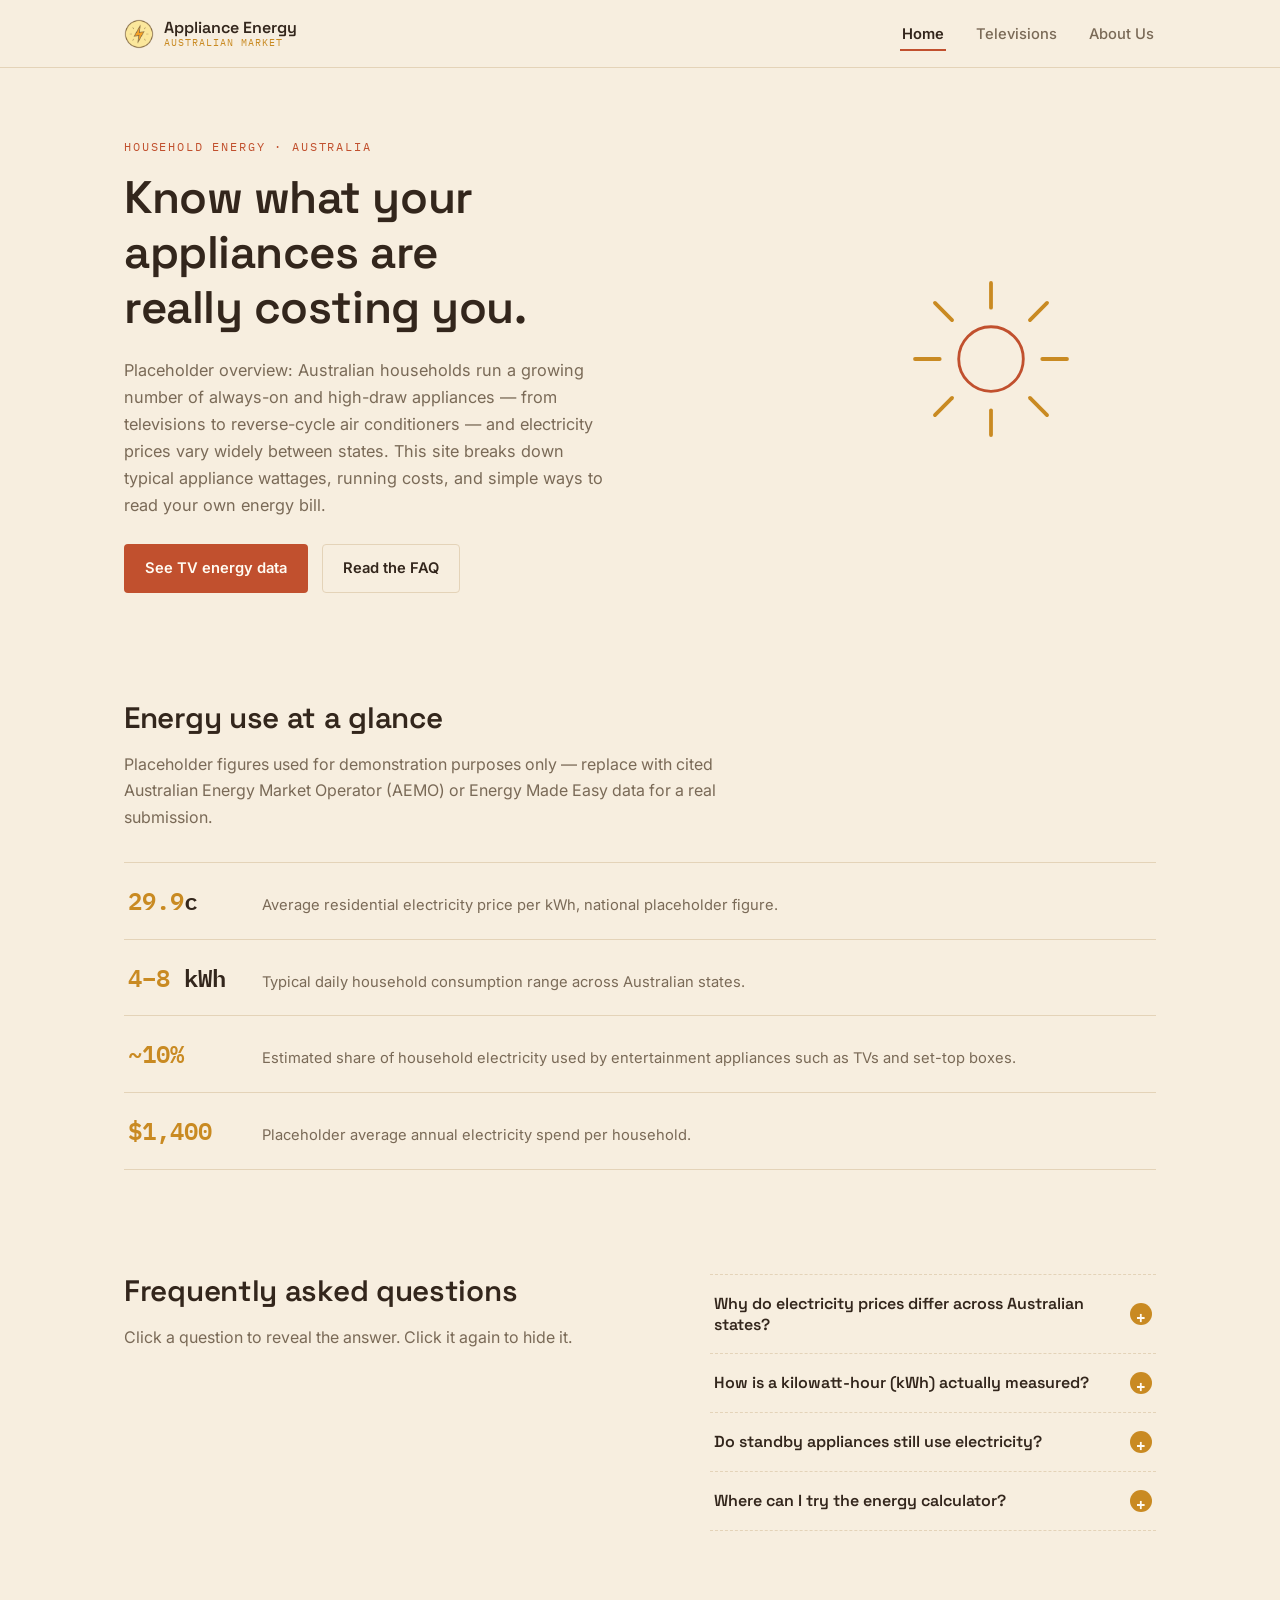
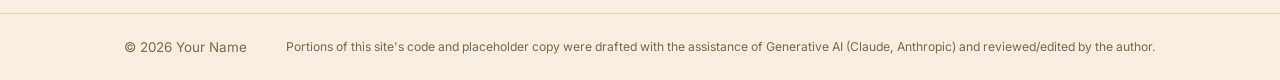
<file: Exercise 0.2/appliance-energy-site/index.html>
<!DOCTYPE html>
<html lang="en-AU">
<head>
  <meta charset="UTF-8" />
  <meta name="viewport" content="width=device-width, initial-scale=1.0" />
  <title>Home | Appliance Energy Consumption</title>
  <meta name="description" content="Understand how much energy Australian household appliances use, and estimate your own running costs." />

  <link rel="icon" href="assets/img/PowerIcon.png" type="image/png" />
  <link rel="preconnect" href="https://fonts.googleapis.com" />
  <link rel="preconnect" href="https://fonts.gstatic.com" crossorigin />
  <link href="https://fonts.googleapis.com/css2?family=Space+Grotesk:wght@500;600;700&family=Inter:wght@400;500;600&family=IBM+Plex+Mono:wght@400;500;600&display=swap" rel="stylesheet" />

  <link rel="stylesheet" href="assets/css/style.css" />
</head>
<body>

  <!-- ===== Navigation ===== -->
  <header class="site-header">
    <nav class="nav-bar" aria-label="Primary">
      <a class="brand" href="index.html">
        <img src="assets/img/PowerIcon.png" alt="Appliance Energy Consumption logo" />
        <span class="brand-text">Appliance Energy<span>Australian Market</span></span>
      </a>
      <ul class="nav-links">
        <li><a href="index.html" class="active" aria-current="page">Home</a></li>
        <li><a href="televisions.html">Televisions</a></li>
        <li><a href="about.html">About Us</a></li>
      </ul>
    </nav>
  </header>

  <!-- ===== Hero ===== -->
  <section class="hero">
    <div class="container hero-grid">
      <div>
        <span class="eyebrow">Household Energy · Australia</span>
        <h1>Know what your appliances are really costing you.</h1>
        <p class="lead">
          Placeholder overview: Australian households run a growing number of
          always-on and high-draw appliances — from televisions to reverse-cycle
          air conditioners — and electricity prices vary widely between states.
          This site breaks down typical appliance wattages, running costs, and
          simple ways to read your own energy bill.
        </p>
        <div class="hero-actions">
          <a class="btn btn-primary" href="televisions.html">See TV energy data</a>
          <a class="btn btn-ghost" href="#faq">Read the FAQ</a>
        </div>
      </div>
      <div>
        <div class="hero-mark" aria-hidden="true">
          <svg viewBox="0 0 200 200" fill="none" xmlns="http://www.w3.org/2000/svg">
            <circle cx="100" cy="100" r="34" stroke="#C1502E" stroke-width="3" />
            <g stroke="#C98A22" stroke-width="4" stroke-linecap="round">
              <line x1="100" y1="20" x2="100" y2="46" />
              <line x1="100" y1="154" x2="100" y2="180" />
              <line x1="20" y1="100" x2="46" y2="100" />
              <line x1="154" y1="100" x2="180" y2="100" />
              <line x1="41" y1="41" x2="59" y2="59" />
              <line x1="141" y1="141" x2="159" y2="159" />
              <line x1="159" y1="41" x2="141" y2="59" />
              <line x1="59" y1="141" x2="41" y2="159" />
            </g>
          </svg>
        </div>
      </div>
    </div>
  </section>

  <!-- ===== Placeholder stats section ===== -->
  <section class="section">
    <div class="container">
      <div class="section-heading">
        <h2>Energy use at a glance</h2>
        <p>
          Placeholder figures used for demonstration purposes only —
          replace with cited Australian Energy Market Operator (AEMO) or
          Energy Made Easy data for a real submission.
        </p>
      </div>

      <div class="stat-grid">
        <div class="stat-card">
          <span class="stat-value"><span>29.9</span>c</span>
          <p>Average residential electricity price per kWh, national placeholder figure.</p>
        </div>
        <div class="stat-card">
          <span class="stat-value"><span>4–8</span> kWh</span>
          <p>Typical daily household consumption range across Australian states.</p>
        </div>
        <div class="stat-card">
          <span class="stat-value"><span>~10%</span></span>
          <p>Estimated share of household electricity used by entertainment
            appliances such as TVs and set-top boxes.</p>
        </div>
        <div class="stat-card">
          <span class="stat-value"><span>$1,400</span></span>
          <p>Placeholder average annual electricity spend per household.</p>
        </div>
      </div>
    </div>
  </section>

  <!-- ===== FAQ Accordion ===== -->
  <section class="section" id="faq">
    <div class="container two-col">
      <div>
        <div class="section-heading">
          <h2>Frequently asked questions</h2>
          <p>Click a question to reveal the answer. Click it again to hide it.</p>
        </div>
      </div>

      <div class="faq-list">
        <div class="faq-item">
          <button class="faq-question" aria-expanded="false" aria-controls="faq-answer-1" id="faq-q-1">
            Why do electricity prices differ across Australian states?
            <span class="faq-icon" aria-hidden="true">+</span>
          </button>
          <div class="faq-answer" id="faq-answer-1" role="region" aria-labelledby="faq-q-1">
            <p>
              Placeholder answer: pricing differs due to network costs, retailer
              margins, generation mix, and state-based regulation. This is
              placeholder text and should be replaced with sourced content.
            </p>
          </div>
        </div>

        <div class="faq-item">
          <button class="faq-question" aria-expanded="false" aria-controls="faq-answer-2" id="faq-q-2">
            How is a kilowatt-hour (kWh) actually measured?
            <span class="faq-icon" aria-hidden="true">+</span>
          </button>
          <div class="faq-answer" id="faq-answer-2" role="region" aria-labelledby="faq-q-2">
            <p>
              Placeholder answer: a kWh is the energy used by a 1,000 watt
              appliance running for one hour. Your electricity meter totals
              this continuously and your retailer bills you per kWh consumed.
            </p>
          </div>
        </div>

        <div class="faq-item">
          <button class="faq-question" aria-expanded="false" aria-controls="faq-answer-3" id="faq-q-3">
            Do standby appliances still use electricity?
            <span class="faq-icon" aria-hidden="true">+</span>
          </button>
          <div class="faq-answer" id="faq-answer-3" role="region" aria-labelledby="faq-q-3">
            <p>
              Placeholder answer: yes — many appliances, including televisions,
              draw a small "standby" load even when switched off at the remote.
              Switching off at the wall can reduce this.
            </p>
          </div>
        </div>

        <div class="faq-item">
          <button class="faq-question" aria-expanded="false" aria-controls="faq-answer-4" id="faq-q-4">
            Where can I try the energy calculator?
            <span class="faq-icon" aria-hidden="true">+</span>
          </button>
          <div class="faq-answer" id="faq-answer-4" role="region" aria-labelledby="faq-q-4">
            <p>
              The interactive Appliance Energy Calculator is on the
              <a href="televisions.html">Televisions</a> page, where you can pick
              a TV model or enter your own wattage.
            </p>
          </div>
        </div>
      </div>
    </div>
  </section>

  <!-- ===== Footer ===== -->
  <footer class="site-footer">
    <div class="container footer-inner">
      <span>&copy; <span data-current-year>2026</span> Your Name</span>
      <span class="genai-note">
        Portions of this site's code and placeholder copy were drafted with the
        assistance of Generative AI (Claude, Anthropic) and reviewed/edited by
        the author.
      </span>
    </div>
  </footer>

  <script src="assets/js/main.js"></script>
</body>
</html>
</file>
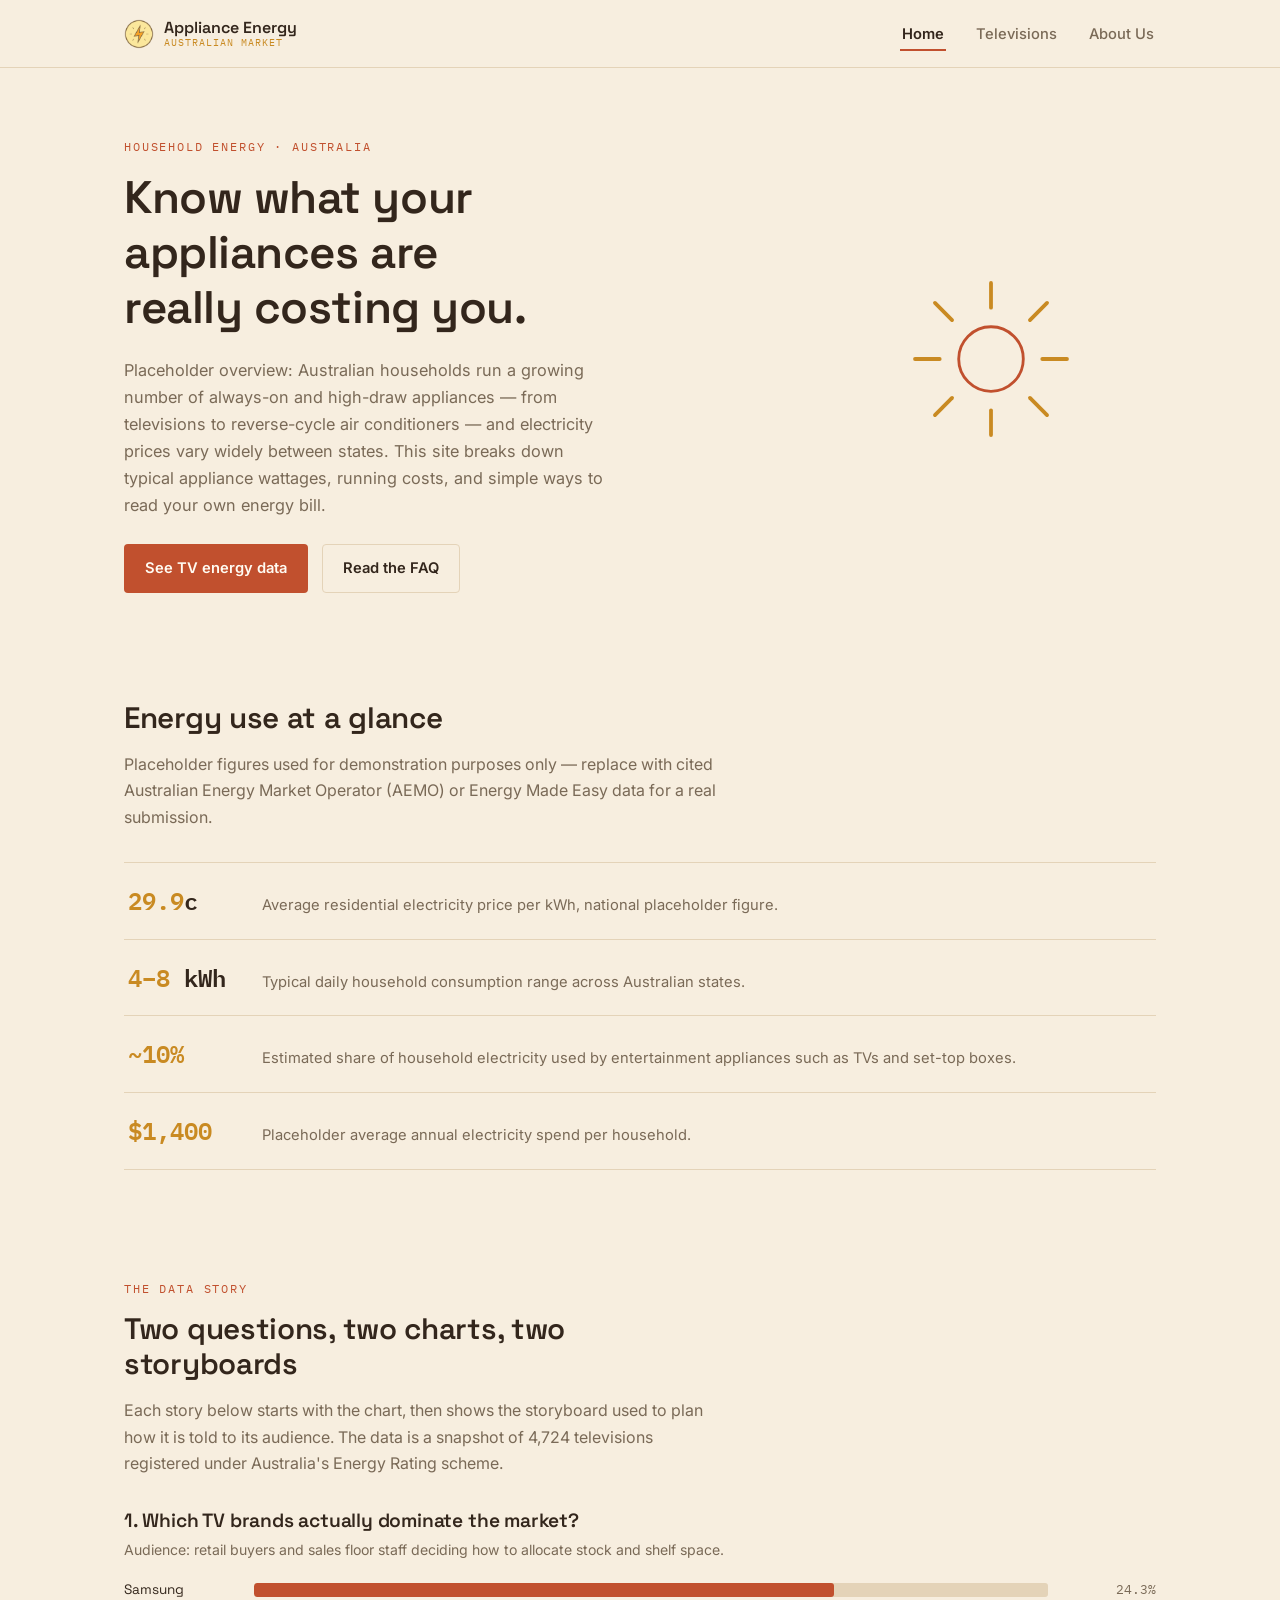
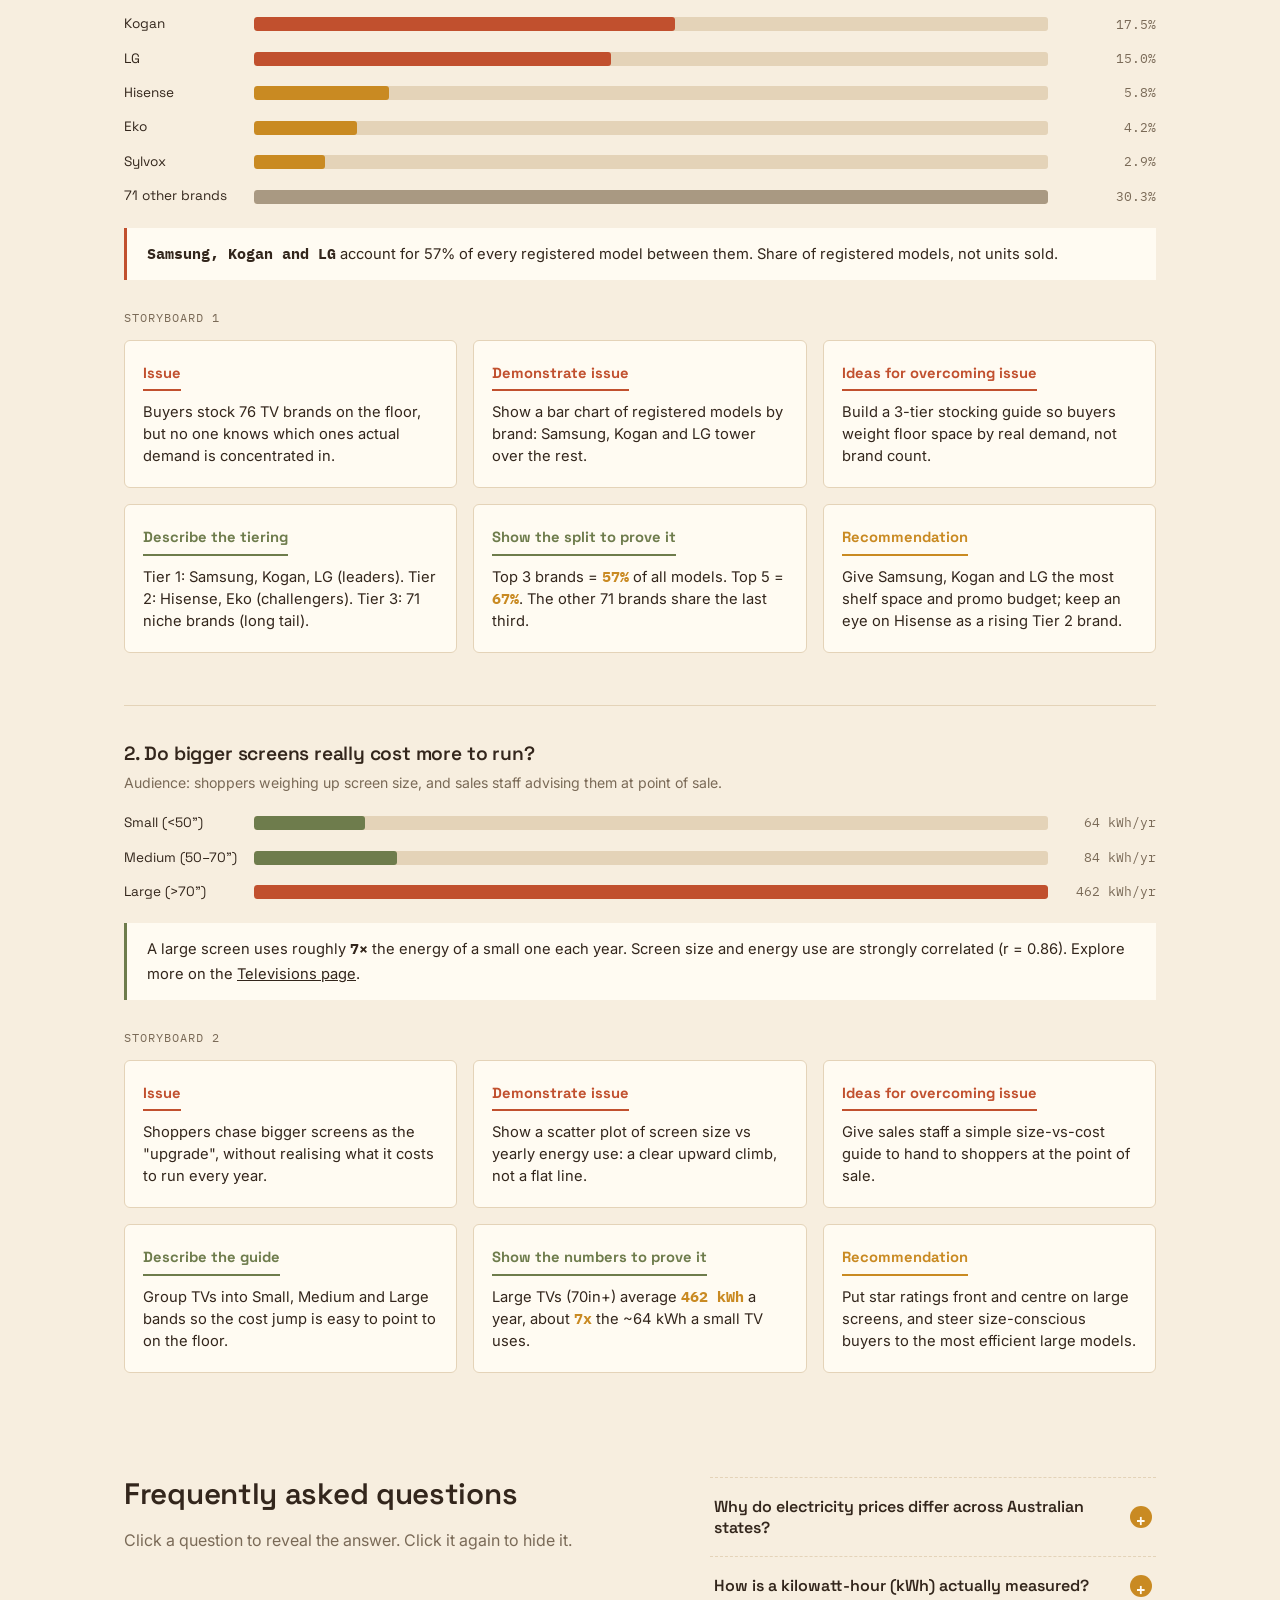
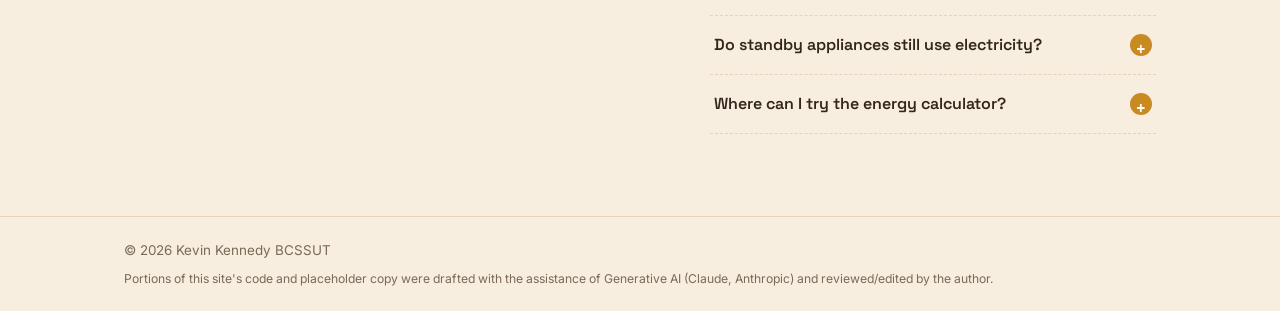
<file: Exercise 3/appliance-energy-site with storyboard/index.html>
<!DOCTYPE html>
<html lang="en-AU">
<head>
  <meta charset="UTF-8" />
  <meta name="viewport" content="width=device-width, initial-scale=1.0" />
  <title>Home | Appliance Energy Consumption</title>
  <meta name="description" content="Understand how much energy Australian household appliances use, and estimate your own running costs." />

  <link rel="icon" href="assets/img/PowerIcon.png" type="image/png" />
  <link rel="preconnect" href="https://fonts.googleapis.com" />
  <link rel="preconnect" href="https://fonts.gstatic.com" crossorigin />
  <link href="https://fonts.googleapis.com/css2?family=Space+Grotesk:wght@500;600;700&family=Inter:wght@400;500;600&family=IBM+Plex+Mono:wght@400;500;600&display=swap" rel="stylesheet" />

  <link rel="stylesheet" href="assets/css/style.css" />
</head>
<body>

  <!-- ===== Navigation ===== -->
  <header class="site-header">
    <nav class="nav-bar" aria-label="Primary">
      <a class="brand" href="index.html">
        <img src="assets/img/PowerIcon.png" alt="Appliance Energy Consumption logo" />
        <span class="brand-text">Appliance Energy<span>Australian Market</span></span>
      </a>
      <ul class="nav-links">
        <li><a href="index.html" class="active" aria-current="page">Home</a></li>
        <li><a href="televisions.html">Televisions</a></li>
        <li><a href="about.html">About Us</a></li>
      </ul>
    </nav>
  </header>

  <!-- ===== Hero ===== -->
  <section class="hero">
    <div class="container hero-grid">
      <div>
        <span class="eyebrow">Household Energy · Australia</span>
        <h1>Know what your appliances are really costing you.</h1>
        <p class="lead">
          Placeholder overview: Australian households run a growing number of
          always-on and high-draw appliances — from televisions to reverse-cycle
          air conditioners — and electricity prices vary widely between states.
          This site breaks down typical appliance wattages, running costs, and
          simple ways to read your own energy bill.
        </p>
        <div class="hero-actions">
          <a class="btn btn-primary" href="televisions.html">See TV energy data</a>
          <a class="btn btn-ghost" href="#faq">Read the FAQ</a>
        </div>
      </div>
      <div>
        <div class="hero-mark" aria-hidden="true">
          <svg viewBox="0 0 200 200" fill="none" xmlns="http://www.w3.org/2000/svg">
            <circle cx="100" cy="100" r="34" stroke="#C1502E" stroke-width="3" />
            <g stroke="#C98A22" stroke-width="4" stroke-linecap="round">
              <line x1="100" y1="20" x2="100" y2="46" />
              <line x1="100" y1="154" x2="100" y2="180" />
              <line x1="20" y1="100" x2="46" y2="100" />
              <line x1="154" y1="100" x2="180" y2="100" />
              <line x1="41" y1="41" x2="59" y2="59" />
              <line x1="141" y1="141" x2="159" y2="159" />
              <line x1="159" y1="41" x2="141" y2="59" />
              <line x1="59" y1="141" x2="41" y2="159" />
            </g>
          </svg>
        </div>
      </div>
    </div>
  </section>

  <!-- ===== Placeholder stats section ===== -->
  <section class="section">
    <div class="container">
      <div class="section-heading">
        <h2>Energy use at a glance</h2>
        <p>
          Placeholder figures used for demonstration purposes only —
          replace with cited Australian Energy Market Operator (AEMO) or
          Energy Made Easy data for a real submission.
        </p>
      </div>

      <div class="stat-grid">
        <div class="stat-card">
          <span class="stat-value"><span>29.9</span>c</span>
          <p>Average residential electricity price per kWh, national placeholder figure.</p>
        </div>
        <div class="stat-card">
          <span class="stat-value"><span>4–8</span> kWh</span>
          <p>Typical daily household consumption range across Australian states.</p>
        </div>
        <div class="stat-card">
          <span class="stat-value"><span>~10%</span></span>
          <p>Estimated share of household electricity used by entertainment
            appliances such as TVs and set-top boxes.</p>
        </div>
        <div class="stat-card">
          <span class="stat-value"><span>$1,400</span></span>
          <p>Placeholder average annual electricity spend per household.</p>
        </div>
      </div>
    </div>
  </section>

  <!-- ===== Data story: chart + storyboard, x2 ===== -->
  <section class="section" id="data-story">
    <div class="container">
      <div class="section-heading">
        <span class="eyebrow">The data story</span>
        <h2>Two questions, two charts, two storyboards</h2>
        <p>
          Each story below starts with the chart, then shows the storyboard
          used to plan how it is told to its audience. The data is a snapshot
          of 4,724 televisions registered under Australia's Energy Rating
          scheme.
        </p>
      </div>

      <!-- Story 1 -->
      <div class="story-block is-first">
        <h3>1. Which TV brands actually dominate the market?</h3>
        <p class="story-audience">Audience: retail buyers and sales floor staff deciding how to allocate stock and shelf space.</p>

        <div class="barchart" role="img" aria-label="Bar chart of TV model share by brand: Samsung 24.3%, Kogan 17.5%, LG 15.0%, Hisense 5.8%, Eko 4.2%, Sylvox 2.9%, 71 other brands 30.3%.">
          <div class="barchart-row"><span class="barchart-label">Samsung</span><div class="barchart-track"><div class="barchart-fill" style="width: 73%;"></div></div><span class="barchart-value">24.3%</span></div>
          <div class="barchart-row"><span class="barchart-label">Kogan</span><div class="barchart-track"><div class="barchart-fill" style="width: 53%;"></div></div><span class="barchart-value">17.5%</span></div>
          <div class="barchart-row"><span class="barchart-label">LG</span><div class="barchart-track"><div class="barchart-fill" style="width: 45%;"></div></div><span class="barchart-value">15.0%</span></div>
          <div class="barchart-row"><span class="barchart-label">Hisense</span><div class="barchart-track"><div class="barchart-fill is-secondary" style="width: 17%;"></div></div><span class="barchart-value">5.8%</span></div>
          <div class="barchart-row"><span class="barchart-label">Eko</span><div class="barchart-track"><div class="barchart-fill is-secondary" style="width: 13%;"></div></div><span class="barchart-value">4.2%</span></div>
          <div class="barchart-row"><span class="barchart-label">Sylvox</span><div class="barchart-track"><div class="barchart-fill is-secondary" style="width: 9%;"></div></div><span class="barchart-value">2.9%</span></div>
          <div class="barchart-row"><span class="barchart-label">71 other brands</span><div class="barchart-track"><div class="barchart-fill is-muted" style="width: 100%;"></div></div><span class="barchart-value">30.3%</span></div>
        </div>
        <div class="data-callout">
          <strong>Samsung, Kogan and LG</strong> account for 57% of every registered
          model between them. Share of registered models, not units sold.
        </div>

        <div class="storyboard-label">Storyboard 1</div>
        <div class="storyboard">
          <div class="story-card"><span class="story-step">Issue</span><p>Buyers stock 76 TV brands on the floor, but no one knows which ones actual demand is concentrated in.</p></div>
          <div class="story-card"><span class="story-step">Demonstrate issue</span><p>Show a bar chart of registered models by brand: Samsung, Kogan and LG tower over the rest.</p></div>
          <div class="story-card"><span class="story-step">Ideas for overcoming issue</span><p>Build a 3-tier stocking guide so buyers weight floor space by real demand, not brand count.</p></div>
          <div class="story-card is-sage"><span class="story-step">Describe the tiering</span><p>Tier 1: Samsung, Kogan, LG (leaders). Tier 2: Hisense, Eko (challengers). Tier 3: 71 niche brands (long tail).</p></div>
          <div class="story-card is-sage"><span class="story-step">Show the split to prove it</span><p>Top 3 brands = <strong>57%</strong> of all models. Top 5 = <strong>67%</strong>. The other 71 brands share the last third.</p></div>
          <div class="story-card is-gold"><span class="story-step">Recommendation</span><p>Give Samsung, Kogan and LG the most shelf space and promo budget; keep an eye on Hisense as a rising Tier 2 brand.</p></div>
        </div>
      </div>

      <!-- Story 2 -->
      <div class="story-block">
        <h3>2. Do bigger screens really cost more to run?</h3>
        <p class="story-audience">Audience: shoppers weighing up screen size, and sales staff advising them at point of sale.</p>

        <div class="barchart" role="img" aria-label="Bar chart of average yearly energy use by screen size: small under 50 inches 64 kWh, medium 50 to 70 inches 84 kWh, large over 70 inches 462 kWh.">
          <div class="barchart-row"><span class="barchart-label">Small (&lt;50")</span><div class="barchart-track"><div class="barchart-fill is-tertiary" style="width: 14%;"></div></div><span class="barchart-value">64 kWh/yr</span></div>
          <div class="barchart-row"><span class="barchart-label">Medium (50–70")</span><div class="barchart-track"><div class="barchart-fill is-tertiary" style="width: 18%;"></div></div><span class="barchart-value">84 kWh/yr</span></div>
          <div class="barchart-row"><span class="barchart-label">Large (&gt;70")</span><div class="barchart-track"><div class="barchart-fill" style="width: 100%;"></div></div><span class="barchart-value">462 kWh/yr</span></div>
        </div>
        <div class="data-callout is-sage">
          A large screen uses roughly <strong>7×</strong> the energy of a small one
          each year. Screen size and energy use are strongly correlated
          (r&nbsp;=&nbsp;0.86). Explore more on the <a href="televisions.html">Televisions page</a>.
        </div>

        <div class="storyboard-label">Storyboard 2</div>
        <div class="storyboard">
          <div class="story-card"><span class="story-step">Issue</span><p>Shoppers chase bigger screens as the "upgrade", without realising what it costs to run every year.</p></div>
          <div class="story-card"><span class="story-step">Demonstrate issue</span><p>Show a scatter plot of screen size vs yearly energy use: a clear upward climb, not a flat line.</p></div>
          <div class="story-card"><span class="story-step">Ideas for overcoming issue</span><p>Give sales staff a simple size-vs-cost guide to hand to shoppers at the point of sale.</p></div>
          <div class="story-card is-sage"><span class="story-step">Describe the guide</span><p>Group TVs into Small, Medium and Large bands so the cost jump is easy to point to on the floor.</p></div>
          <div class="story-card is-sage"><span class="story-step">Show the numbers to prove it</span><p>Large TVs (70in+) average <strong>462 kWh</strong> a year, about <strong>7x</strong> the ~64 kWh a small TV uses.</p></div>
          <div class="story-card is-gold"><span class="story-step">Recommendation</span><p>Put star ratings front and centre on large screens, and steer size-conscious buyers to the most efficient large models.</p></div>
        </div>
      </div>
    </div>
  </section>

  <!-- ===== FAQ Accordion ===== -->
  <section class="section" id="faq">
    <div class="container two-col">
      <div>
        <div class="section-heading">
          <h2>Frequently asked questions</h2>
          <p>Click a question to reveal the answer. Click it again to hide it.</p>
        </div>
      </div>

      <div class="faq-list">
        <div class="faq-item">
          <button class="faq-question" aria-expanded="false" aria-controls="faq-answer-1" id="faq-q-1">
            Why do electricity prices differ across Australian states?
            <span class="faq-icon" aria-hidden="true">+</span>
          </button>
          <div class="faq-answer" id="faq-answer-1" role="region" aria-labelledby="faq-q-1">
            <p>
              Placeholder answer: pricing differs due to network costs, retailer
              margins, generation mix, and state-based regulation. This is
              placeholder text and should be replaced with sourced content.
            </p>
          </div>
        </div>

        <div class="faq-item">
          <button class="faq-question" aria-expanded="false" aria-controls="faq-answer-2" id="faq-q-2">
            How is a kilowatt-hour (kWh) actually measured?
            <span class="faq-icon" aria-hidden="true">+</span>
          </button>
          <div class="faq-answer" id="faq-answer-2" role="region" aria-labelledby="faq-q-2">
            <p>
              Placeholder answer: a kWh is the energy used by a 1,000 watt
              appliance running for one hour. Your electricity meter totals
              this continuously and your retailer bills you per kWh consumed.
            </p>
          </div>
        </div>

        <div class="faq-item">
          <button class="faq-question" aria-expanded="false" aria-controls="faq-answer-3" id="faq-q-3">
            Do standby appliances still use electricity?
            <span class="faq-icon" aria-hidden="true">+</span>
          </button>
          <div class="faq-answer" id="faq-answer-3" role="region" aria-labelledby="faq-q-3">
            <p>
              Placeholder answer: yes — many appliances, including televisions,
              draw a small "standby" load even when switched off at the remote.
              Switching off at the wall can reduce this.
            </p>
          </div>
        </div>

        <div class="faq-item">
          <button class="faq-question" aria-expanded="false" aria-controls="faq-answer-4" id="faq-q-4">
            Where can I try the energy calculator?
            <span class="faq-icon" aria-hidden="true">+</span>
          </button>
          <div class="faq-answer" id="faq-answer-4" role="region" aria-labelledby="faq-q-4">
            <p>
              The interactive Appliance Energy Calculator is on the
              <a href="televisions.html">Televisions</a> page, where you can pick
              a TV model or enter your own wattage.
            </p>
          </div>
        </div>
      </div>
    </div>
  </section>

  <!-- ===== Footer ===== -->
  <footer class="site-footer">
    <div class="container footer-inner">
      <span>&copy; <span data-current-year>2026</span> Kevin Kennedy BCSSUT</span>
      <span class="genai-note">
        Portions of this site's code and placeholder copy were drafted with the
        assistance of Generative AI (Claude, Anthropic) and reviewed/edited by
        the author.
      </span>
    </div>
  </footer>

  <script src="assets/js/main.js"></script>
</body>
</html>
</file>
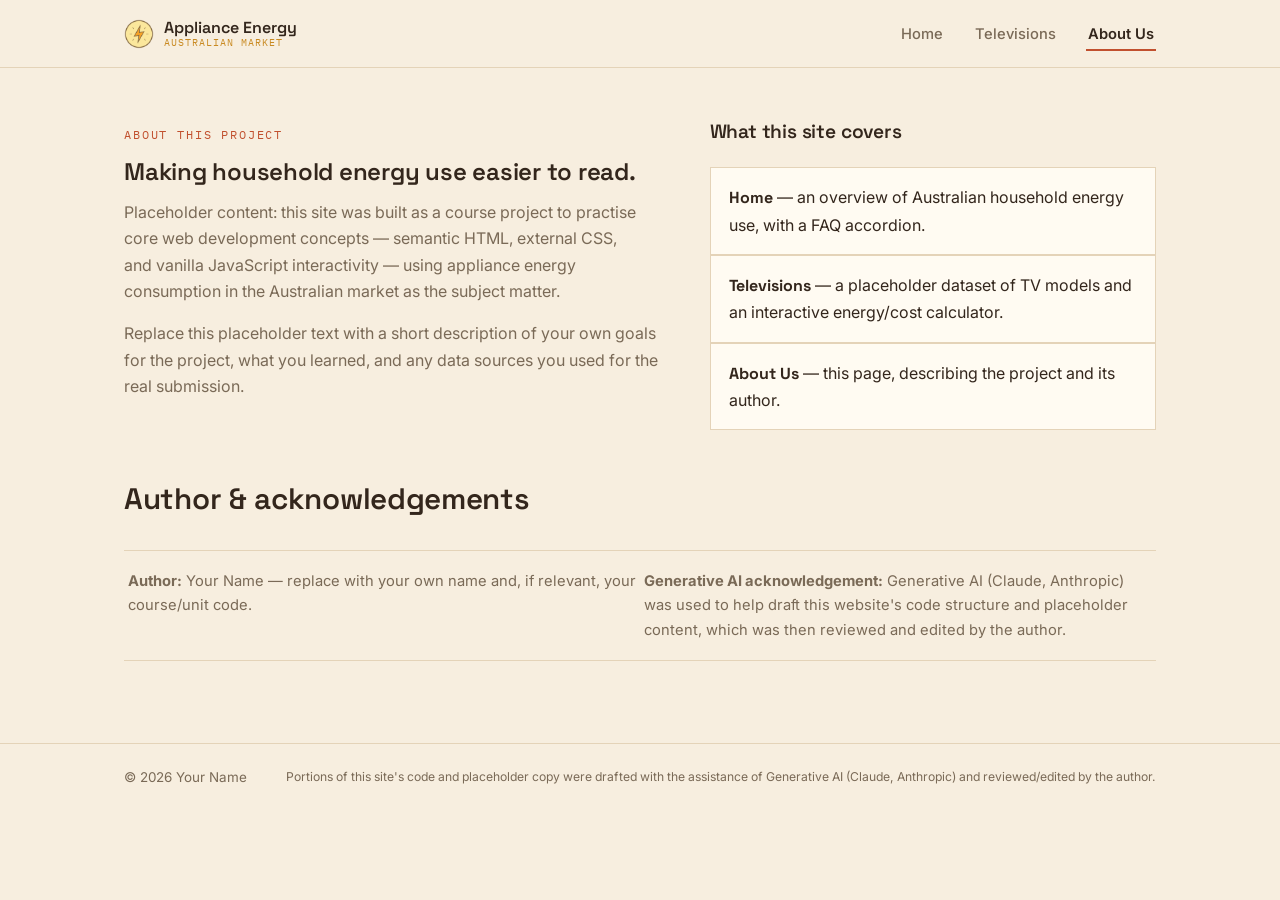
<file: Exercise 0.2/appliance-energy-site/about.html>
<!DOCTYPE html>
<html lang="en-AU">
<head>
  <meta charset="UTF-8" />
  <meta name="viewport" content="width=device-width, initial-scale=1.0" />
  <title>About Us | Appliance Energy Consumption</title>
  <meta name="description" content="About this Appliance Energy Consumption project and site." />

  <link rel="icon" href="assets/img/PowerIcon.png" type="image/png" />
  <link rel="preconnect" href="https://fonts.googleapis.com" />
  <link rel="preconnect" href="https://fonts.gstatic.com" crossorigin />
  <link href="https://fonts.googleapis.com/css2?family=Space+Grotesk:wght@500;600;700&family=Inter:wght@400;500;600&family=IBM+Plex+Mono:wght@400;500;600&display=swap" rel="stylesheet" />

  <link rel="stylesheet" href="assets/css/style.css" />
</head>
<body>

  <!-- ===== Navigation ===== -->
  <header class="site-header">
    <nav class="nav-bar" aria-label="Primary">
      <a class="brand" href="index.html">
        <img src="assets/img/PowerIcon.png" alt="Appliance Energy Consumption logo" />
        <span class="brand-text">Appliance Energy<span>Australian Market</span></span>
      </a>
      <ul class="nav-links">
        <li><a href="index.html">Home</a></li>
        <li><a href="televisions.html">Televisions</a></li>
        <li><a href="about.html" class="active" aria-current="page">About Us</a></li>
      </ul>
    </nav>
  </header>

  <!-- ===== About content ===== -->
  <section class="section">
    <div class="container two-col">
      <div>
        <span class="eyebrow">About This Project</span>
        <h1>Making household energy use easier to read.</h1>
        <p class="lead" style="max-width: 52ch;">
          Placeholder content: this site was built as a course project to
          practise core web development concepts — semantic HTML, external
          CSS, and vanilla JavaScript interactivity — using appliance energy
          consumption in the Australian market as the subject matter.
        </p>
        <p>
          Replace this placeholder text with a short description of your own
          goals for the project, what you learned, and any data sources you
          used for the real submission.
        </p>
      </div>

      <div>
        <h2 style="font-size: 1.2rem;">What this site covers</h2>
        <ul class="value-list">
          <li><strong>Home</strong> — an overview of Australian household energy use, with a FAQ accordion.</li>
          <li><strong>Televisions</strong> — a placeholder dataset of TV models and an interactive energy/cost calculator.</li>
          <li><strong>About Us</strong> — this page, describing the project and its author.</li>
        </ul>
      </div>
    </div>
  </section>

  <section class="section" style="padding-top: 0;">
    <div class="container">
      <div class="section-heading">
        <h2>Author &amp; acknowledgements</h2>
      </div>
      <div class="stat-grid" style="grid-template-columns: repeat(auto-fit, minmax(240px, 1fr));">
        <div class="stat-card">
          <p style="margin: 0;"><strong>Author:</strong> Your Name — replace with your own name and, if relevant, your course/unit code.</p>
        </div>
        <div class="stat-card">
          <p style="margin: 0;">
            <strong>Generative AI acknowledgement:</strong> Generative AI
            (Claude, Anthropic) was used to help draft this website's code
            structure and placeholder content, which was then reviewed and
            edited by the author.
          </p>
        </div>
      </div>
    </div>
  </section>

  <!-- ===== Footer ===== -->
  <footer class="site-footer">
    <div class="container footer-inner">
      <span>&copy; <span data-current-year>2026</span> Your Name</span>
      <span class="genai-note">
        Portions of this site's code and placeholder copy were drafted with the
        assistance of Generative AI (Claude, Anthropic) and reviewed/edited by
        the author.
      </span>
    </div>
  </footer>

  <script src="assets/js/main.js"></script>
</body>
</html>
</file>
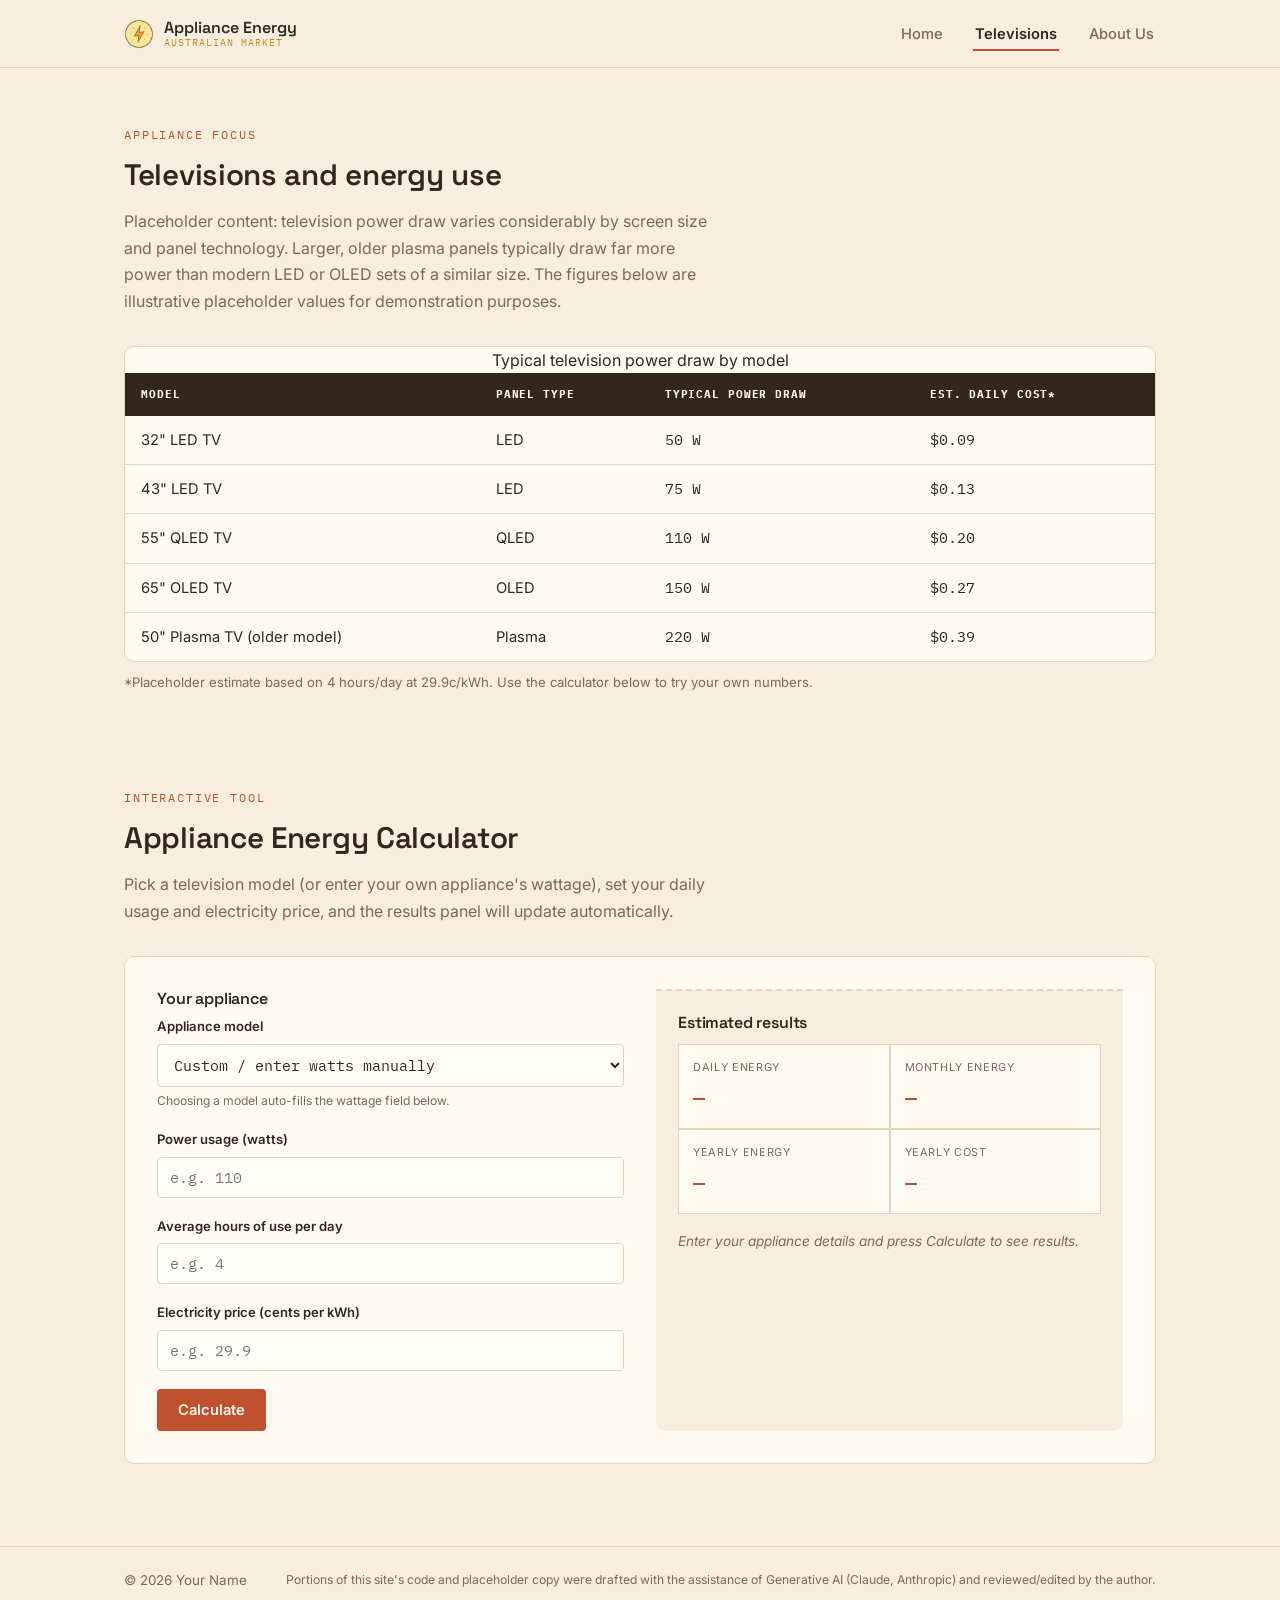
<file: Exercise 0.2/appliance-energy-site/televisions.html>
<!DOCTYPE html>
<html lang="en-AU">
<head>
  <meta charset="UTF-8" />
  <meta name="viewport" content="width=device-width, initial-scale=1.0" />
  <title>Televisions | Appliance Energy Consumption</title>
  <meta name="description" content="Typical television power draw and an interactive calculator to estimate running costs." />

  <link rel="icon" href="assets/img/PowerIcon.png" type="image/png" />
  <link rel="preconnect" href="https://fonts.googleapis.com" />
  <link rel="preconnect" href="https://fonts.gstatic.com" crossorigin />
  <link href="https://fonts.googleapis.com/css2?family=Space+Grotesk:wght@500;600;700&family=Inter:wght@400;500;600&family=IBM+Plex+Mono:wght@400;500;600&display=swap" rel="stylesheet" />

  <link rel="stylesheet" href="assets/css/style.css" />
</head>
<body>

  <!-- ===== Navigation ===== -->
  <header class="site-header">
    <nav class="nav-bar" aria-label="Primary">
      <a class="brand" href="index.html">
        <img src="assets/img/PowerIcon.png" alt="Appliance Energy Consumption logo" />
        <span class="brand-text">Appliance Energy<span>Australian Market</span></span>
      </a>
      <ul class="nav-links">
        <li><a href="index.html">Home</a></li>
        <li><a href="televisions.html" class="active" aria-current="page">Televisions</a></li>
        <li><a href="about.html">About Us</a></li>
      </ul>
    </nav>
  </header>

  <!-- ===== Page intro ===== -->
  <section class="section" style="padding-bottom: 24px;">
    <div class="container">
      <div class="section-heading">
        <span class="eyebrow">Appliance Focus</span>
        <h2>Televisions and energy use</h2>
        <p>
          Placeholder content: television power draw varies considerably by
          screen size and panel technology. Larger, older plasma panels
          typically draw far more power than modern LED or OLED sets of a
          similar size. The figures below are illustrative placeholder values
          for demonstration purposes.
        </p>
      </div>

      <div class="table-wrap">
        <table>
          <caption class="visually-hidden">Typical television power draw by model</caption>
          <thead>
            <tr>
              <th scope="col">Model</th>
              <th scope="col">Panel type</th>
              <th scope="col">Typical power draw</th>
              <th scope="col">Est. daily cost*</th>
            </tr>
          </thead>
          <tbody>
            <tr>
              <td>32" LED TV</td>
              <td>LED</td>
              <td class="num">50 W</td>
              <td class="num">$0.09</td>
            </tr>
            <tr>
              <td>43" LED TV</td>
              <td>LED</td>
              <td class="num">75 W</td>
              <td class="num">$0.13</td>
            </tr>
            <tr>
              <td>55" QLED TV</td>
              <td>QLED</td>
              <td class="num">110 W</td>
              <td class="num">$0.20</td>
            </tr>
            <tr>
              <td>65" OLED TV</td>
              <td>OLED</td>
              <td class="num">150 W</td>
              <td class="num">$0.27</td>
            </tr>
            <tr>
              <td>50" Plasma TV (older model)</td>
              <td>Plasma</td>
              <td class="num">220 W</td>
              <td class="num">$0.39</td>
            </tr>
          </tbody>
        </table>
      </div>
      <p style="font-size: 0.82rem; margin-top: 10px;">
        *Placeholder estimate based on 4 hours/day at 29.9c/kWh. Use the
        calculator below to try your own numbers.
      </p>
    </div>
  </section>

  <!-- ===== Interactive Calculator ===== -->
  <section class="section" id="calculator">
    <div class="container">
      <div class="section-heading">
        <span class="eyebrow">Interactive Tool</span>
        <h2>Appliance Energy Calculator</h2>
        <p>
          Pick a television model (or enter your own appliance's wattage),
          set your daily usage and electricity price, and the results panel
          will update automatically.
        </p>
      </div>

      <div class="calculator">
        <form class="calc-form" id="calc-form" novalidate>
          <h3>Your appliance</h3>

          <div class="field">
            <label for="calc-model">Appliance model</label>
            <select id="calc-model" name="calc-model">
              <!-- options injected by calculator.js -->
            </select>
            <p class="hint">Choosing a model auto-fills the wattage field below.</p>
          </div>

          <div class="field" id="field-watts">
            <label for="calc-watts">Power usage (watts)</label>
            <input type="number" id="calc-watts" name="calc-watts" min="1" max="5000" step="1" placeholder="e.g. 110" />
            <p class="field-error" role="alert"></p>
          </div>

          <div class="field" id="field-hours">
            <label for="calc-hours">Average hours of use per day</label>
            <input type="number" id="calc-hours" name="calc-hours" min="0" max="24" step="0.5" placeholder="e.g. 4" />
            <p class="field-error" role="alert"></p>
          </div>

          <div class="field" id="field-price">
            <label for="calc-price">Electricity price (cents per kWh)</label>
            <input type="number" id="calc-price" name="calc-price" min="0" max="200" step="0.1" placeholder="e.g. 29.9" />
            <p class="field-error" role="alert"></p>
          </div>

          <button type="submit" class="btn btn-primary">Calculate</button>
        </form>

        <div class="calc-results">
          <h3>Estimated results</h3>

          <div class="result-grid">
            <div class="result-card">
              <span class="label">Daily energy</span>
              <span class="value" id="result-daily-kwh">—</span>
            </div>
            <div class="result-card">
              <span class="label">Monthly energy</span>
              <span class="value" id="result-monthly-kwh">—</span>
            </div>
            <div class="result-card">
              <span class="label">Yearly energy</span>
              <span class="value" id="result-yearly-kwh">—</span>
            </div>
            <div class="result-card">
              <span class="label">Yearly cost</span>
              <span class="value" id="result-yearly-cost">—</span>
            </div>
          </div>

          <p class="calc-status is-empty" id="calc-status">
            Enter your appliance details and press Calculate to see results.
          </p>
        </div>
      </div>
    </div>
  </section>

  <!-- ===== Footer ===== -->
  <footer class="site-footer">
    <div class="container footer-inner">
      <span>&copy; <span data-current-year>2026</span> Your Name</span>
      <span class="genai-note">
        Portions of this site's code and placeholder copy were drafted with the
        assistance of Generative AI (Claude, Anthropic) and reviewed/edited by
        the author.
      </span>
    </div>
  </footer>

  <script src="assets/js/main.js"></script>
  <script src="assets/js/calculator.js"></script>
</body>
</html>
</file>
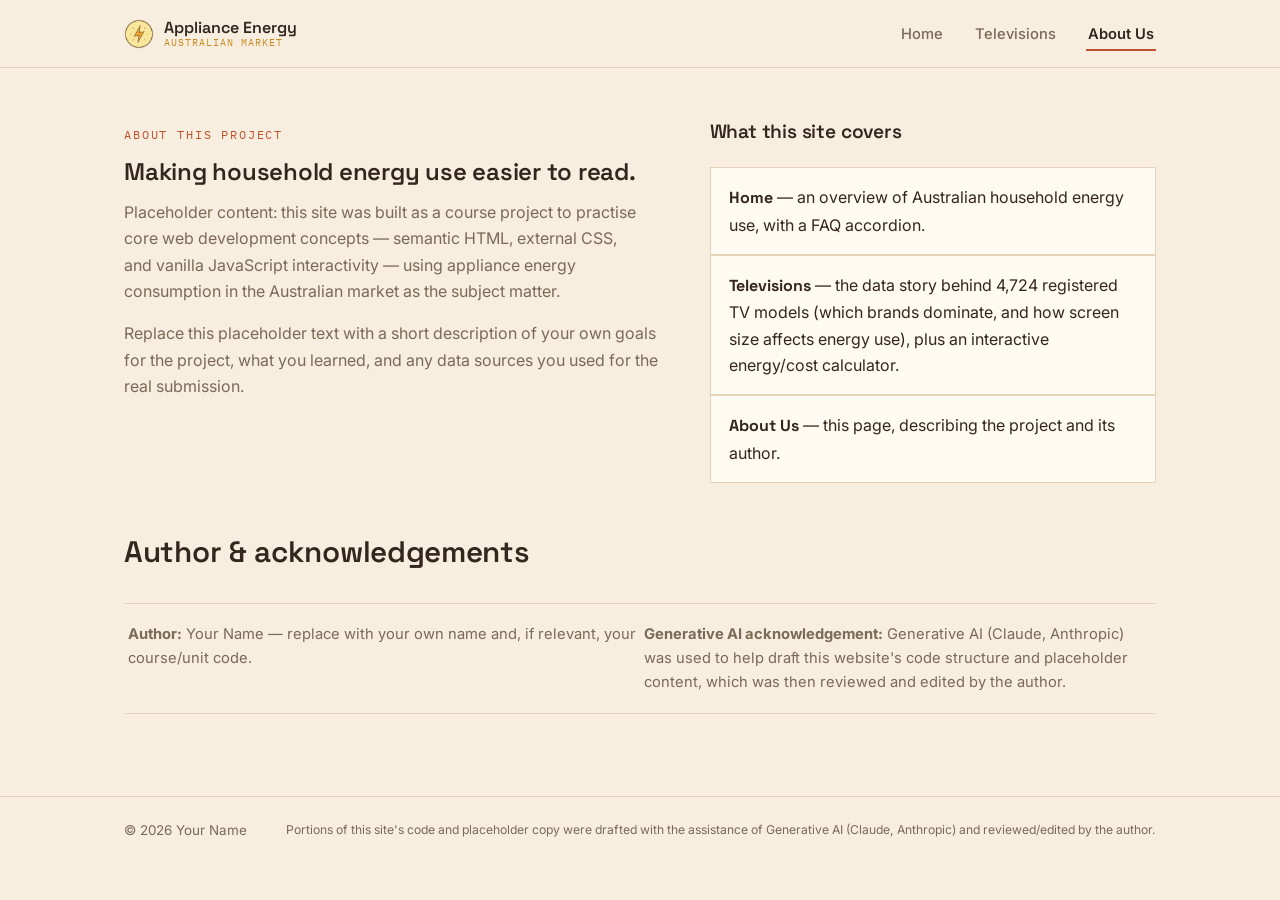
<file: Exercise 3/appliance-energy-site with storyboard/about.html>
<!DOCTYPE html>
<html lang="en-AU">
<head>
  <meta charset="UTF-8" />
  <meta name="viewport" content="width=device-width, initial-scale=1.0" />
  <title>About Us | Appliance Energy Consumption</title>
  <meta name="description" content="About this Appliance Energy Consumption project and site." />

  <link rel="icon" href="assets/img/PowerIcon.png" type="image/png" />
  <link rel="preconnect" href="https://fonts.googleapis.com" />
  <link rel="preconnect" href="https://fonts.gstatic.com" crossorigin />
  <link href="https://fonts.googleapis.com/css2?family=Space+Grotesk:wght@500;600;700&family=Inter:wght@400;500;600&family=IBM+Plex+Mono:wght@400;500;600&display=swap" rel="stylesheet" />

  <link rel="stylesheet" href="assets/css/style.css" />
</head>
<body>

  <!-- ===== Navigation ===== -->
  <header class="site-header">
    <nav class="nav-bar" aria-label="Primary">
      <a class="brand" href="index.html">
        <img src="assets/img/PowerIcon.png" alt="Appliance Energy Consumption logo" />
        <span class="brand-text">Appliance Energy<span>Australian Market</span></span>
      </a>
      <ul class="nav-links">
        <li><a href="index.html">Home</a></li>
        <li><a href="televisions.html">Televisions</a></li>
        <li><a href="about.html" class="active" aria-current="page">About Us</a></li>
      </ul>
    </nav>
  </header>

  <!-- ===== About content ===== -->
  <section class="section">
    <div class="container two-col">
      <div>
        <span class="eyebrow">About This Project</span>
        <h1>Making household energy use easier to read.</h1>
        <p class="lead" style="max-width: 52ch;">
          Placeholder content: this site was built as a course project to
          practise core web development concepts — semantic HTML, external
          CSS, and vanilla JavaScript interactivity — using appliance energy
          consumption in the Australian market as the subject matter.
        </p>
        <p>
          Replace this placeholder text with a short description of your own
          goals for the project, what you learned, and any data sources you
          used for the real submission.
        </p>
      </div>

      <div>
        <h2 style="font-size: 1.2rem;">What this site covers</h2>
        <ul class="value-list">
          <li><strong>Home</strong> — an overview of Australian household energy use, with a FAQ accordion.</li>
          <li><strong>Televisions</strong> — the data story behind 4,724 registered TV models (which brands dominate, and how screen size affects energy use), plus an interactive energy/cost calculator.</li>
          <li><strong>About Us</strong> — this page, describing the project and its author.</li>
        </ul>
      </div>
    </div>
  </section>

  <section class="section" style="padding-top: 0;">
    <div class="container">
      <div class="section-heading">
        <h2>Author &amp; acknowledgements</h2>
      </div>
      <div class="stat-grid" style="grid-template-columns: repeat(auto-fit, minmax(240px, 1fr));">
        <div class="stat-card">
          <p style="margin: 0;"><strong>Author:</strong> Your Name — replace with your own name and, if relevant, your course/unit code.</p>
        </div>
        <div class="stat-card">
          <p style="margin: 0;">
            <strong>Generative AI acknowledgement:</strong> Generative AI
            (Claude, Anthropic) was used to help draft this website's code
            structure and placeholder content, which was then reviewed and
            edited by the author.
          </p>
        </div>
      </div>
    </div>
  </section>

  <!-- ===== Footer ===== -->
  <footer class="site-footer">
    <div class="container footer-inner">
      <span>&copy; <span data-current-year>2026</span> Your Name</span>
      <span class="genai-note">
        Portions of this site's code and placeholder copy were drafted with the
        assistance of Generative AI (Claude, Anthropic) and reviewed/edited by
        the author.
      </span>
    </div>
  </footer>

  <script src="assets/js/main.js"></script>
</body>
</html>
</file>
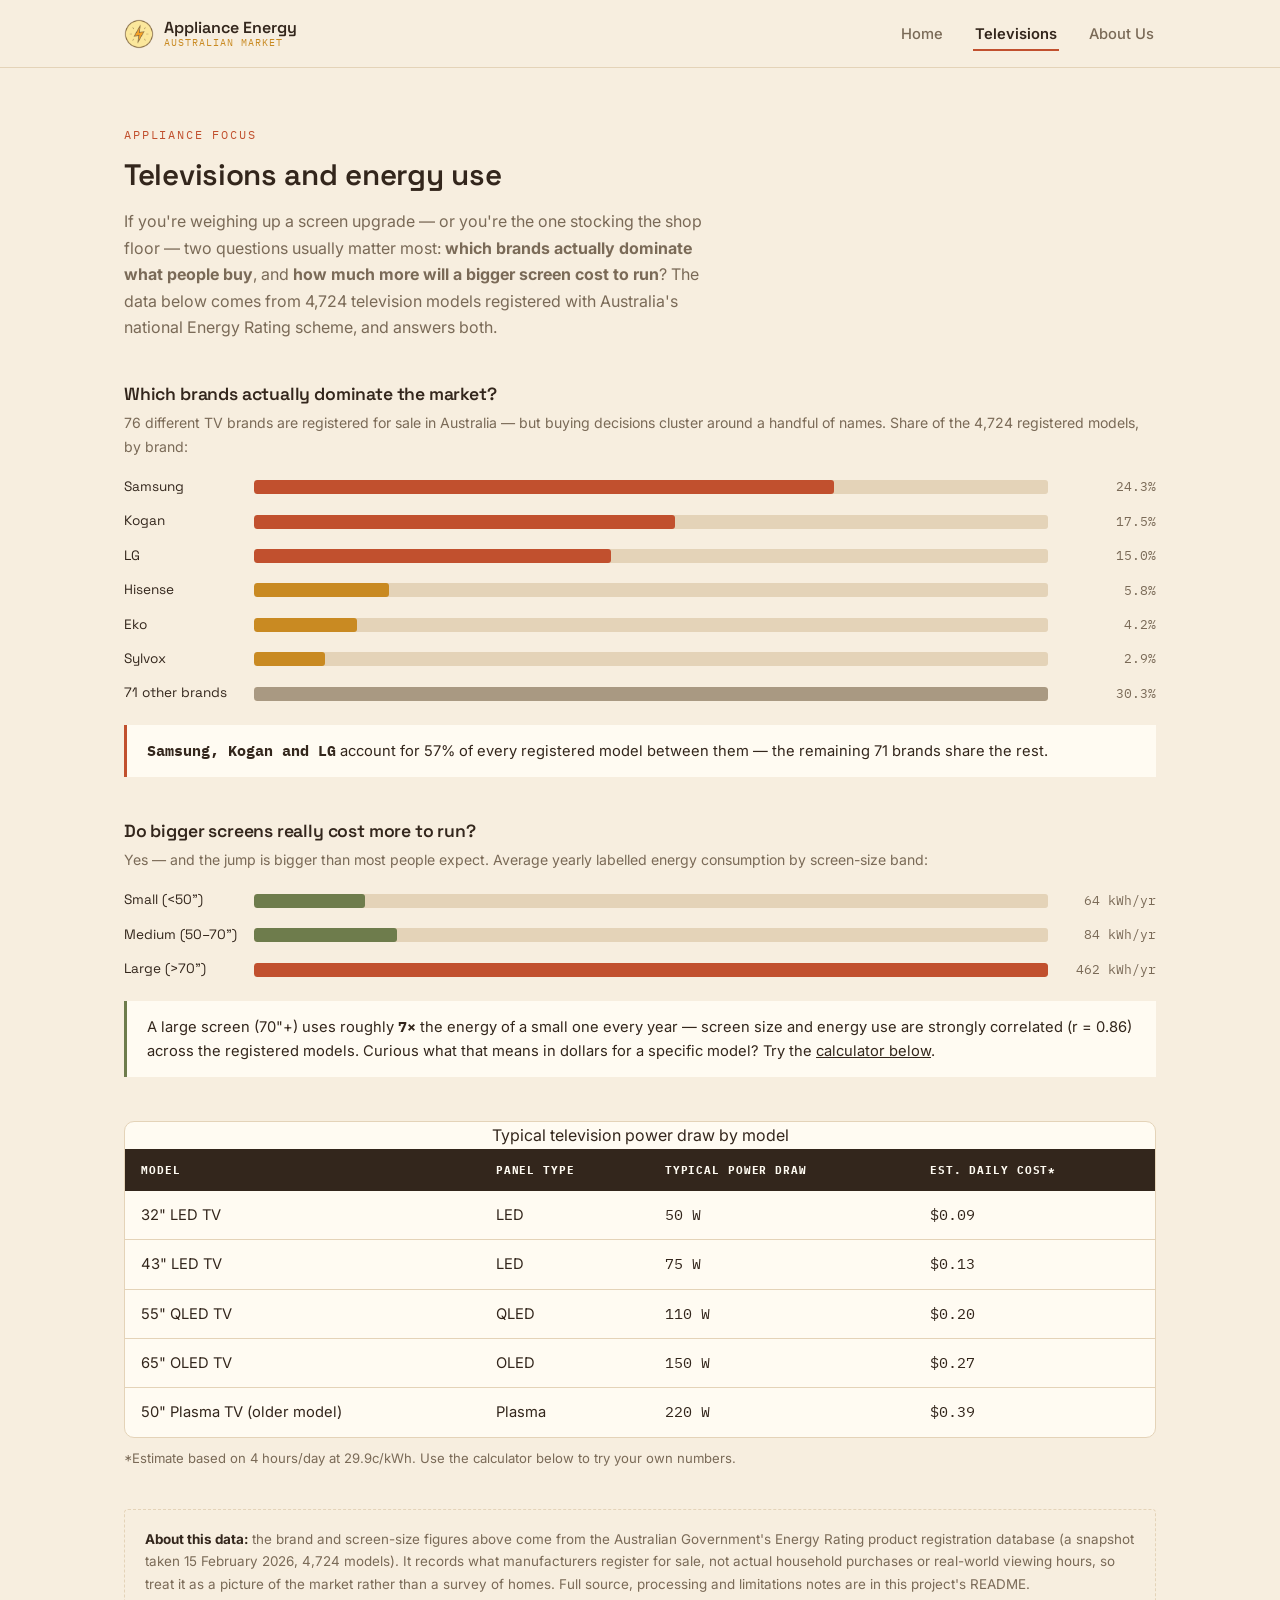
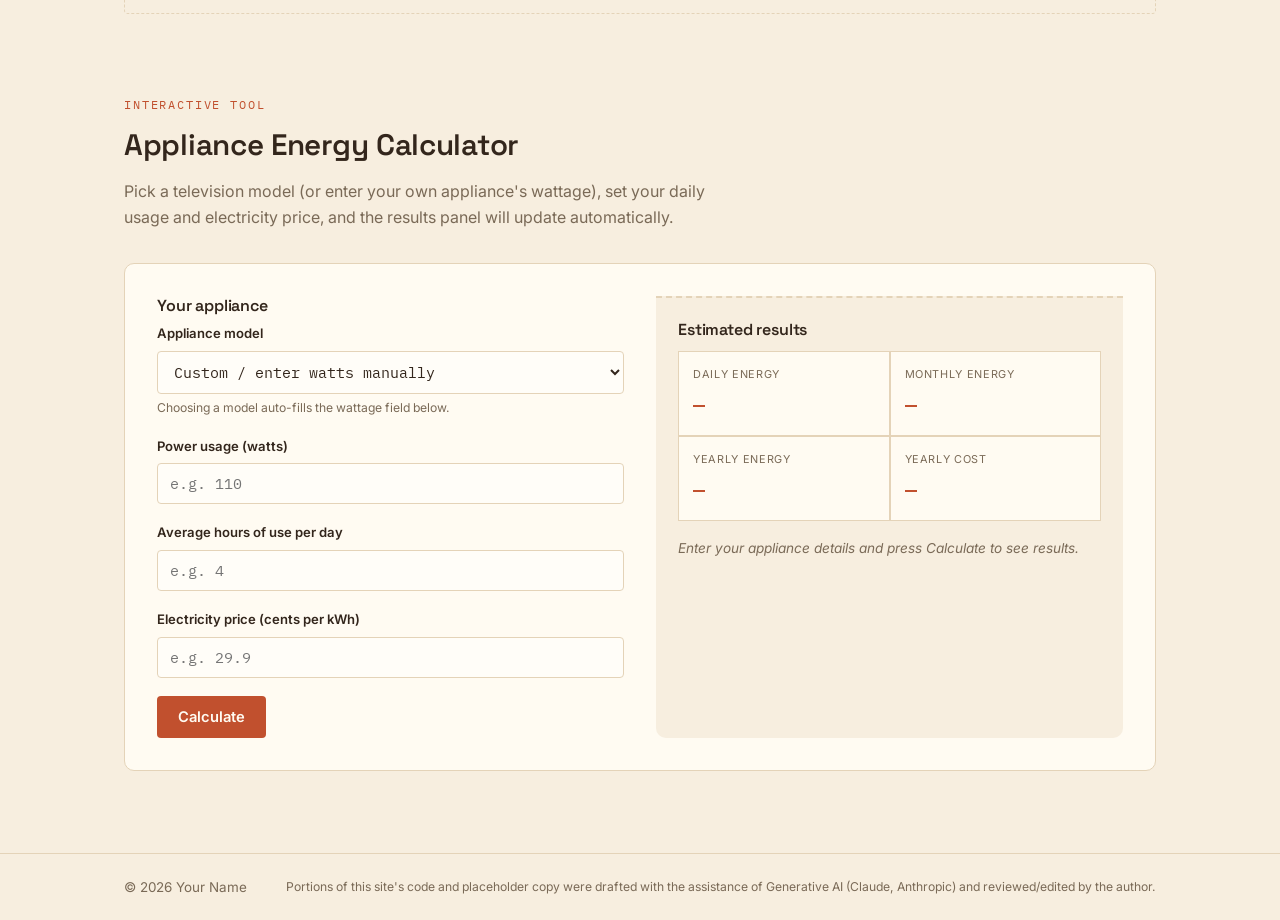
<file: Exercise 3/appliance-energy-site with storyboard/televisions.html>
<!DOCTYPE html>
<html lang="en-AU">
<head>
  <meta charset="UTF-8" />
  <meta name="viewport" content="width=device-width, initial-scale=1.0" />
  <title>Televisions | Appliance Energy Consumption</title>
  <meta name="description" content="Typical television power draw and an interactive calculator to estimate running costs." />

  <link rel="icon" href="assets/img/PowerIcon.png" type="image/png" />
  <link rel="preconnect" href="https://fonts.googleapis.com" />
  <link rel="preconnect" href="https://fonts.gstatic.com" crossorigin />
  <link href="https://fonts.googleapis.com/css2?family=Space+Grotesk:wght@500;600;700&family=Inter:wght@400;500;600&family=IBM+Plex+Mono:wght@400;500;600&display=swap" rel="stylesheet" />

  <link rel="stylesheet" href="assets/css/style.css" />
</head>
<body>

  <!-- ===== Navigation ===== -->
  <header class="site-header">
    <nav class="nav-bar" aria-label="Primary">
      <a class="brand" href="index.html">
        <img src="assets/img/PowerIcon.png" alt="Appliance Energy Consumption logo" />
        <span class="brand-text">Appliance Energy<span>Australian Market</span></span>
      </a>
      <ul class="nav-links">
        <li><a href="index.html">Home</a></li>
        <li><a href="televisions.html" class="active" aria-current="page">Televisions</a></li>
        <li><a href="about.html">About Us</a></li>
      </ul>
    </nav>
  </header>

  <!-- ===== Page intro ===== -->
  <section class="section" style="padding-bottom: 24px;">
    <div class="container">
      <div class="section-heading">
        <span class="eyebrow">Appliance Focus</span>
        <h2>Televisions and energy use</h2>
        <p>
          If you're weighing up a screen upgrade — or you're the one stocking
          the shop floor — two questions usually matter most:
          <strong>which brands actually dominate what people buy</strong>, and
          <strong>how much more will a bigger screen cost to run</strong>?
          The data below comes from 4,724 television models registered with
          Australia's national Energy Rating scheme, and answers both.
        </p>
      </div>

      <div class="data-story">
        <h3>Which brands actually dominate the market?</h3>
        <p class="data-story-note">
          76 different TV brands are registered for sale in Australia — but
          buying decisions cluster around a handful of names. Share of the
          4,724 registered models, by brand:
        </p>
        <div class="barchart">
          <div class="barchart-row">
            <span class="barchart-label">Samsung</span>
            <div class="barchart-track"><div class="barchart-fill" style="width: 73%;"></div></div>
            <span class="barchart-value">24.3%</span>
          </div>
          <div class="barchart-row">
            <span class="barchart-label">Kogan</span>
            <div class="barchart-track"><div class="barchart-fill" style="width: 53%;"></div></div>
            <span class="barchart-value">17.5%</span>
          </div>
          <div class="barchart-row">
            <span class="barchart-label">LG</span>
            <div class="barchart-track"><div class="barchart-fill" style="width: 45%;"></div></div>
            <span class="barchart-value">15.0%</span>
          </div>
          <div class="barchart-row">
            <span class="barchart-label">Hisense</span>
            <div class="barchart-track"><div class="barchart-fill is-secondary" style="width: 17%;"></div></div>
            <span class="barchart-value">5.8%</span>
          </div>
          <div class="barchart-row">
            <span class="barchart-label">Eko</span>
            <div class="barchart-track"><div class="barchart-fill is-secondary" style="width: 13%;"></div></div>
            <span class="barchart-value">4.2%</span>
          </div>
          <div class="barchart-row">
            <span class="barchart-label">Sylvox</span>
            <div class="barchart-track"><div class="barchart-fill is-secondary" style="width: 9%;"></div></div>
            <span class="barchart-value">2.9%</span>
          </div>
          <div class="barchart-row">
            <span class="barchart-label">71 other brands</span>
            <div class="barchart-track"><div class="barchart-fill is-muted" style="width: 100%;"></div></div>
            <span class="barchart-value">30.3%</span>
          </div>
        </div>
        <div class="data-callout">
          <strong>Samsung, Kogan and LG</strong> account for 57% of every registered
          model between them — the remaining 71 brands share the rest.
        </div>
      </div>

      <div class="data-story">
        <h3>Do bigger screens really cost more to run?</h3>
        <p class="data-story-note">
          Yes — and the jump is bigger than most people expect. Average yearly
          labelled energy consumption by screen-size band:
        </p>
        <div class="barchart">
          <div class="barchart-row">
            <span class="barchart-label">Small (&lt;50")</span>
            <div class="barchart-track"><div class="barchart-fill is-tertiary" style="width: 14%;"></div></div>
            <span class="barchart-value">64 kWh/yr</span>
          </div>
          <div class="barchart-row">
            <span class="barchart-label">Medium (50–70")</span>
            <div class="barchart-track"><div class="barchart-fill is-tertiary" style="width: 18%;"></div></div>
            <span class="barchart-value">84 kWh/yr</span>
          </div>
          <div class="barchart-row">
            <span class="barchart-label">Large (&gt;70")</span>
            <div class="barchart-track"><div class="barchart-fill" style="width: 100%;"></div></div>
            <span class="barchart-value">462 kWh/yr</span>
          </div>
        </div>
        <div class="data-callout is-sage">
          A large screen (70"+) uses roughly <strong>7×</strong> the energy of a
          small one every year — screen size and energy use are strongly
          correlated (r&nbsp;=&nbsp;0.86) across the registered models. Curious
          what that means in dollars for a specific model? Try the
          <a href="#calculator">calculator below</a>.
        </div>
      </div>

      <div class="table-wrap" style="margin-top: 44px;">
        <table>
          <caption class="visually-hidden">Typical television power draw by model</caption>
          <thead>
            <tr>
              <th scope="col">Model</th>
              <th scope="col">Panel type</th>
              <th scope="col">Typical power draw</th>
              <th scope="col">Est. daily cost*</th>
            </tr>
          </thead>
          <tbody>
            <tr>
              <td>32" LED TV</td>
              <td>LED</td>
              <td class="num">50 W</td>
              <td class="num">$0.09</td>
            </tr>
            <tr>
              <td>43" LED TV</td>
              <td>LED</td>
              <td class="num">75 W</td>
              <td class="num">$0.13</td>
            </tr>
            <tr>
              <td>55" QLED TV</td>
              <td>QLED</td>
              <td class="num">110 W</td>
              <td class="num">$0.20</td>
            </tr>
            <tr>
              <td>65" OLED TV</td>
              <td>OLED</td>
              <td class="num">150 W</td>
              <td class="num">$0.27</td>
            </tr>
            <tr>
              <td>50" Plasma TV (older model)</td>
              <td>Plasma</td>
              <td class="num">220 W</td>
              <td class="num">$0.39</td>
            </tr>
          </tbody>
        </table>
      </div>
      <p style="font-size: 0.82rem; margin-top: 10px;">
        *Estimate based on 4 hours/day at 29.9c/kWh. Use the calculator below
        to try your own numbers.
      </p>

      <div class="data-source-note">
        <strong>About this data:</strong> the brand and screen-size figures
        above come from the Australian Government's Energy Rating product
        registration database (a snapshot taken 15 February 2026, 4,724
        models). It records what manufacturers register for sale, not actual
        household purchases or real-world viewing hours, so treat it as a
        picture of the market rather than a survey of homes. Full source,
        processing and limitations notes are in this project's README.
      </div>
    </div>
  </section>

  <!-- ===== Interactive Calculator ===== -->
  <section class="section" id="calculator">
    <div class="container">
      <div class="section-heading">
        <span class="eyebrow">Interactive Tool</span>
        <h2>Appliance Energy Calculator</h2>
        <p>
          Pick a television model (or enter your own appliance's wattage),
          set your daily usage and electricity price, and the results panel
          will update automatically.
        </p>
      </div>

      <div class="calculator">
        <form class="calc-form" id="calc-form" novalidate>
          <h3>Your appliance</h3>

          <div class="field">
            <label for="calc-model">Appliance model</label>
            <select id="calc-model" name="calc-model">
              <!-- options injected by calculator.js -->
            </select>
            <p class="hint">Choosing a model auto-fills the wattage field below.</p>
          </div>

          <div class="field" id="field-watts">
            <label for="calc-watts">Power usage (watts)</label>
            <input type="number" id="calc-watts" name="calc-watts" min="1" max="5000" step="1" placeholder="e.g. 110" />
            <p class="field-error" role="alert"></p>
          </div>

          <div class="field" id="field-hours">
            <label for="calc-hours">Average hours of use per day</label>
            <input type="number" id="calc-hours" name="calc-hours" min="0" max="24" step="0.5" placeholder="e.g. 4" />
            <p class="field-error" role="alert"></p>
          </div>

          <div class="field" id="field-price">
            <label for="calc-price">Electricity price (cents per kWh)</label>
            <input type="number" id="calc-price" name="calc-price" min="0" max="200" step="0.1" placeholder="e.g. 29.9" />
            <p class="field-error" role="alert"></p>
          </div>

          <button type="submit" class="btn btn-primary">Calculate</button>
        </form>

        <div class="calc-results">
          <h3>Estimated results</h3>

          <div class="result-grid">
            <div class="result-card">
              <span class="label">Daily energy</span>
              <span class="value" id="result-daily-kwh">—</span>
            </div>
            <div class="result-card">
              <span class="label">Monthly energy</span>
              <span class="value" id="result-monthly-kwh">—</span>
            </div>
            <div class="result-card">
              <span class="label">Yearly energy</span>
              <span class="value" id="result-yearly-kwh">—</span>
            </div>
            <div class="result-card">
              <span class="label">Yearly cost</span>
              <span class="value" id="result-yearly-cost">—</span>
            </div>
          </div>

          <p class="calc-status is-empty" id="calc-status">
            Enter your appliance details and press Calculate to see results.
          </p>
        </div>
      </div>
    </div>
  </section>

  <!-- ===== Footer ===== -->
  <footer class="site-footer">
    <div class="container footer-inner">
      <span>&copy; <span data-current-year>2026</span> Your Name</span>
      <span class="genai-note">
        Portions of this site's code and placeholder copy were drafted with the
        assistance of Generative AI (Claude, Anthropic) and reviewed/edited by
        the author.
      </span>
    </div>
  </footer>

  <script src="assets/js/main.js"></script>
  <script src="assets/js/calculator.js"></script>
</body>
</html>
</file>
<file: Exercise 0.2/appliance-energy-site/assets/css/style.css>
/* =========================================================
   Appliance Energy Consumption Website
   Stylesheet — all site styling lives here.

   Design language: a warm, minimal "household ledger" look —
   parchment paper, ink-brown type, and rust/gold accents.
   The signature motif is the torn "bill stub": a dashed,
   perforated edge used on the FAQ, calculator results, and
   table caption — a nod to reading a real energy bill.
   ========================================================= */

:root {
  /* ---- Colour tokens (warm palette) ---- */
  --color-paper: #F7EEDF;        /* page background — warm parchment */
  --color-panel: #FFFBF2;        /* card / panel background, slightly lighter */
  --color-ink: #33261C;          /* primary text + nav — warm dark brown */
  --color-muted: #7A6A57;        /* secondary / muted warm brown-grey */
  --color-rust: #C1502E;         /* primary accent — CTAs, active state */
  --color-gold: #C98A22;         /* secondary accent — numbers, highlights */
  --color-sage: #6E7C4C;         /* tertiary accent, used sparingly */
  --color-line: #E4D3B8;         /* hairline borders */
  --color-alert: #9C2B2B;        /* validation / error messages */

  /* ---- Type tokens ---- */
  --font-display: "Space Grotesk", "Segoe UI", sans-serif;
  --font-body: "Inter", "Segoe UI", sans-serif;
  --font-mono: "IBM Plex Mono", "Courier New", monospace;

  /* ---- Layout tokens ---- */
  --max-width: 1080px;
  --radius-s: 4px;
  --radius-m: 10px;
}

/* ---------------------------------------------------------
   Reset / base
   --------------------------------------------------------- */
*, *::before, *::after { box-sizing: border-box; }

html { scroll-behavior: smooth; }

body {
  margin: 0;
  font-family: var(--font-body);
  background: var(--color-paper);
  color: var(--color-ink);
  line-height: 1.65;
  -webkit-font-smoothing: antialiased;
}

h1, h2, h3, h4 {
  font-family: var(--font-display);
  line-height: 1.2;
  margin: 0 0 0.5em;
  letter-spacing: -0.01em;
  font-weight: 600;
}

p { margin: 0 0 1em; color: var(--color-muted); }

a { color: inherit; }

img { max-width: 100%; display: block; }

.container {
  max-width: var(--max-width);
  margin: 0 auto;
  padding: 0 24px;
}

:focus-visible {
  outline: 2px solid var(--color-rust);
  outline-offset: 3px;
}

@media (prefers-reduced-motion: reduce) {
  *, *::before, *::after {
    animation-duration: 0.001ms !important;
    animation-iteration-count: 1 !important;
    transition-duration: 0.001ms !important;
    scroll-behavior: auto !important;
  }
}

/* ---------------------------------------------------------
   Top navigation — light, quiet, a single rust rule
   underlines the active page instead of a filled pill
   --------------------------------------------------------- */
.site-header {
  background: var(--color-paper);
  border-bottom: 1px solid var(--color-line);
  position: sticky;
  top: 0;
  z-index: 50;
}

.nav-bar {
  max-width: var(--max-width);
  margin: 0 auto;
  padding: 18px 24px;
  display: flex;
  align-items: center;
  justify-content: space-between;
  gap: 20px;
}

.brand {
  display: flex;
  align-items: center;
  gap: 10px;
  text-decoration: none;
  color: var(--color-ink);
}

.brand img { width: 30px; height: 30px; }

.brand-text {
  font-family: var(--font-display);
  font-size: 1rem;
  font-weight: 600;
  line-height: 1.2;
}

.brand-text span {
  display: block;
  font-family: var(--font-mono);
  font-size: 0.62rem;
  font-weight: 400;
  letter-spacing: 0.1em;
  text-transform: uppercase;
  color: var(--color-gold);
}

.nav-links {
  list-style: none;
  display: flex;
  gap: 28px;
  margin: 0;
  padding: 0;
}

.nav-links a {
  position: relative;
  text-decoration: none;
  color: var(--color-muted);
  font-family: var(--font-body);
  font-weight: 500;
  font-size: 0.92rem;
  padding: 4px 2px 8px;
}

.nav-links a::after {
  content: "";
  position: absolute;
  left: 0;
  right: 100%;
  bottom: 0;
  height: 2px;
  background: var(--color-rust);
  transition: right 0.2s ease;
}

.nav-links a:hover {
  color: var(--color-ink);
}

.nav-links a:hover::after {
  right: 0;
}

.nav-links a.active {
  color: var(--color-ink);
  font-weight: 600;
}

.nav-links a.active::after {
  right: 0;
  background: var(--color-rust);
}

/* ---------------------------------------------------------
   Hero — quiet, light, type-led. The signature mark is a
   simple radiating "warmth" glyph drawn in line art.
   --------------------------------------------------------- */
.hero { padding: 64px 0 56px; }

.hero-grid {
  display: grid;
  grid-template-columns: 1.2fr 0.6fr;
  gap: 40px;
  align-items: center;
}

.eyebrow {
  font-family: var(--font-mono);
  font-size: 0.72rem;
  letter-spacing: 0.16em;
  text-transform: uppercase;
  color: var(--color-rust);
  margin-bottom: 14px;
  display: inline-block;
}

.hero h1 {
  font-size: clamp(2rem, 4vw, 2.85rem);
  color: var(--color-ink);
  max-width: 15ch;
}

.hero p.lead {
  color: var(--color-muted);
  font-size: 1.02rem;
  max-width: 48ch;
}

.hero-actions {
  display: flex;
  gap: 14px;
  margin-top: 26px;
  flex-wrap: wrap;
}

.btn {
  font-family: var(--font-body);
  font-weight: 600;
  font-size: 0.92rem;
  padding: 11px 20px;
  border-radius: var(--radius-s);
  border: 1px solid transparent;
  cursor: pointer;
  text-decoration: none;
  display: inline-block;
  transition: opacity 0.15s ease, border-color 0.15s ease, color 0.15s ease;
}

.btn-primary {
  background: var(--color-rust);
  color: var(--color-panel);
}

.btn-primary:hover { opacity: 0.88; }

.btn-ghost {
  background: transparent;
  color: var(--color-ink);
  border-color: var(--color-line);
}

.btn-ghost:hover {
  border-color: var(--color-rust);
  color: var(--color-rust);
}

/* ---- Signature mark: a simple radiating warmth glyph ---- */
.hero-mark {
  width: 100%;
  max-width: 190px;
  margin: 0 auto;
  aspect-ratio: 1 / 1;
}

.hero-mark svg { width: 100%; height: 100%; }

/* ---------------------------------------------------------
   General sections
   --------------------------------------------------------- */
.section { padding: 52px 0; }

.section-heading { max-width: 60ch; margin-bottom: 32px; }

.section-heading h2 { font-size: clamp(1.4rem, 2.6vw, 1.85rem); }

/* ---- Ledger list: replaces boxed "stat card" grids with a
   quiet row-based list — the minimal, warm alternative ---- */
.stat-grid {
  display: grid;
  grid-template-columns: 1fr;
  border-top: 1px solid var(--color-line);
  margin-top: 8px;
}

.stat-card {
  display: flex;
  align-items: baseline;
  gap: 24px;
  padding: 18px 4px;
  border-bottom: 1px solid var(--color-line);
  background: none;
  border-radius: 0;
}

.stat-card .stat-value {
  font-family: var(--font-mono);
  font-size: 1.5rem;
  font-weight: 600;
  color: var(--color-ink);
  flex-shrink: 0;
  min-width: 110px;
}

.stat-card .stat-value span { color: var(--color-gold); }

.stat-card p { margin: 0; font-size: 0.92rem; }

.two-col {
  display: grid;
  grid-template-columns: 1.1fr 0.9fr;
  gap: 40px;
  align-items: start;
}

/* ---------------------------------------------------------
   FAQ accordion — styled as a "bill stub" that tears open:
   a dashed rule stands in for the perforation.
   --------------------------------------------------------- */
.faq-list { border-top: 1px dashed var(--color-line); }

.faq-item { border-bottom: 1px dashed var(--color-line); }

.faq-question {
  width: 100%;
  text-align: left;
  background: none;
  border: none;
  cursor: pointer;
  font-family: var(--font-display);
  font-size: 1rem;
  font-weight: 600;
  color: var(--color-ink);
  padding: 18px 4px;
  display: flex;
  align-items: center;
  justify-content: space-between;
  gap: 16px;
}

.faq-question:hover { color: var(--color-rust); }

.faq-icon {
  font-family: var(--font-mono);
  font-size: 1rem;
  color: var(--color-panel);
  background: var(--color-gold);
  width: 22px;
  height: 22px;
  border-radius: 50%;
  display: grid;
  place-items: center;
  flex-shrink: 0;
  transition: transform 0.2s ease, background-color 0.2s ease;
}

.faq-question[aria-expanded="true"] .faq-icon {
  transform: rotate(45deg);
  background: var(--color-rust);
}

.faq-answer {
  max-height: 0;
  overflow: hidden;
  transition: max-height 0.25s ease;
}

.faq-answer p { padding: 0 4px 18px; margin: 0; }

/* ---------------------------------------------------------
   Tables (Televisions page)
   --------------------------------------------------------- */
.table-wrap {
  overflow-x: auto;
  border-radius: var(--radius-m);
  border: 1px solid var(--color-line);
  background: var(--color-panel);
}

table { width: 100%; border-collapse: collapse; min-width: 520px; }

thead th {
  font-family: var(--font-mono);
  font-size: 0.7rem;
  letter-spacing: 0.08em;
  text-transform: uppercase;
  color: var(--color-panel);
  background: var(--color-ink);
  text-align: left;
  padding: 12px 16px;
}

tbody td {
  padding: 12px 16px;
  border-bottom: 1px solid var(--color-line);
  font-size: 0.92rem;
}

tbody tr:last-child td { border-bottom: none; }

tbody td.num { font-family: var(--font-mono); color: var(--color-ink); }

/* ---------------------------------------------------------
   Calculator — a light "utility bill" panel. Results are
   styled as a receipt stub with a perforated top edge.
   --------------------------------------------------------- */
.calculator {
  background: var(--color-panel);
  border: 1px solid var(--color-line);
  border-radius: var(--radius-m);
  padding: 32px;
  color: var(--color-ink);
  display: grid;
  grid-template-columns: 1fr 1fr;
  gap: 32px;
}

.calc-form h3, .calc-results h3 {
  font-size: 1rem;
  color: var(--color-ink);
}

.field { margin-bottom: 18px; }

.field label {
  display: block;
  font-size: 0.82rem;
  font-weight: 600;
  margin-bottom: 6px;
  color: var(--color-ink);
}

.field .hint { font-size: 0.76rem; color: var(--color-muted); margin-top: 4px; }

.field input, .field select {
  width: 100%;
  font-family: var(--font-mono);
  font-size: 0.92rem;
  padding: 10px 12px;
  border-radius: var(--radius-s);
  border: 1px solid var(--color-line);
  background: #FFFDF8;
  color: var(--color-ink);
}

.field input:focus, .field select:focus { border-color: var(--color-rust); }

.field-error {
  color: var(--color-alert);
  font-size: 0.78rem;
  margin-top: 6px;
  display: none;
}

.field.has-error input, .field.has-error select { border-color: var(--color-alert); }

.field.has-error .field-error { display: block; }

.calc-results {
  background: var(--color-paper);
  border-top: 2px dashed var(--color-line);
  border-radius: 0 0 var(--radius-m) var(--radius-m);
  padding: 22px 22px 6px;
}

.result-grid {
  display: grid;
  grid-template-columns: 1fr 1fr;
  gap: 2px;
  margin-top: 12px;
  background: var(--color-line);
  border: 1px solid var(--color-line);
}

.result-card { background: var(--color-panel); padding: 14px; border-radius: 0; }

.result-card .label {
  font-size: 0.68rem;
  letter-spacing: 0.06em;
  text-transform: uppercase;
  color: var(--color-muted);
  display: block;
}

.result-card .value {
  font-family: var(--font-mono);
  font-size: 1.25rem;
  font-weight: 600;
  color: var(--color-rust);
  display: block;
  margin-top: 4px;
}

.calc-status { margin-top: 16px; font-size: 0.85rem; color: var(--color-muted); padding-bottom: 16px; }

.calc-status.is-empty { font-style: italic; }

/* ---------------------------------------------------------
   About page
   --------------------------------------------------------- */
.value-list { list-style: none; padding: 0; margin: 24px 0 0; display: grid; gap: 2px; background: var(--color-line); border: 1px solid var(--color-line); }

.value-list li { background: var(--color-panel); padding: 16px 18px; }

.value-list strong { color: var(--color-ink); font-family: var(--font-display); }

/* ---------------------------------------------------------
   Footer
   --------------------------------------------------------- */
.site-footer {
  background: var(--color-paper);
  border-top: 1px solid var(--color-line);
  color: var(--color-muted);
  padding: 22px 0;
  margin-top: 30px;
}

.footer-inner {
  display: flex;
  flex-wrap: wrap;
  gap: 8px 20px;
  align-items: center;
  justify-content: space-between;
  font-size: 0.84rem;
}

.footer-inner .genai-note { font-size: 0.76rem; color: var(--color-muted); }

/* ---------------------------------------------------------
   Responsive
   --------------------------------------------------------- */
@media (max-width: 860px) {
  .hero-grid, .two-col, .calculator { grid-template-columns: 1fr; }
  .hero-mark { max-width: 130px; }
  .nav-links { gap: 18px; }
  .result-grid { grid-template-columns: 1fr; }
}

@media (max-width: 520px) {
  .nav-links a { font-size: 0.85rem; }
  .brand-text { font-size: 0.9rem; }
  .stat-card { flex-direction: column; gap: 4px; }
}
</file>
<file: Exercise 3/appliance-energy-site with storyboard/assets/css/style.css>
/* =========================================================
   Appliance Energy Consumption Website
   Stylesheet — all site styling lives here.

   Design language: a warm, minimal "household ledger" look —
   parchment paper, ink-brown type, and rust/gold accents.
   The signature motif is the torn "bill stub": a dashed,
   perforated edge used on the FAQ, calculator results, and
   table caption — a nod to reading a real energy bill.
   ========================================================= */

:root {
  /* ---- Colour tokens (warm palette) ---- */
  --color-paper: #F7EEDF;        /* page background — warm parchment */
  --color-panel: #FFFBF2;        /* card / panel background, slightly lighter */
  --color-ink: #33261C;          /* primary text + nav — warm dark brown */
  --color-muted: #7A6A57;        /* secondary / muted warm brown-grey */
  --color-rust: #C1502E;         /* primary accent — CTAs, active state */
  --color-gold: #C98A22;         /* secondary accent — numbers, highlights */
  --color-sage: #6E7C4C;         /* tertiary accent, used sparingly */
  --color-line: #E4D3B8;         /* hairline borders */
  --color-alert: #9C2B2B;        /* validation / error messages */

  /* ---- Type tokens ---- */
  --font-display: "Space Grotesk", "Segoe UI", sans-serif;
  --font-body: "Inter", "Segoe UI", sans-serif;
  --font-mono: "IBM Plex Mono", "Courier New", monospace;

  /* ---- Layout tokens ---- */
  --max-width: 1080px;
  --radius-s: 4px;
  --radius-m: 10px;
}

/* ---------------------------------------------------------
   Reset / base
   --------------------------------------------------------- */
*, *::before, *::after { box-sizing: border-box; }

html { scroll-behavior: smooth; }

body {
  margin: 0;
  font-family: var(--font-body);
  background: var(--color-paper);
  color: var(--color-ink);
  line-height: 1.65;
  -webkit-font-smoothing: antialiased;
}

h1, h2, h3, h4 {
  font-family: var(--font-display);
  line-height: 1.2;
  margin: 0 0 0.5em;
  letter-spacing: -0.01em;
  font-weight: 600;
}

p { margin: 0 0 1em; color: var(--color-muted); }

a { color: inherit; }

img { max-width: 100%; display: block; }

.container {
  max-width: var(--max-width);
  margin: 0 auto;
  padding: 0 24px;
}

:focus-visible {
  outline: 2px solid var(--color-rust);
  outline-offset: 3px;
}

@media (prefers-reduced-motion: reduce) {
  *, *::before, *::after {
    animation-duration: 0.001ms !important;
    animation-iteration-count: 1 !important;
    transition-duration: 0.001ms !important;
    scroll-behavior: auto !important;
  }
}

/* ---------------------------------------------------------
   Top navigation — light, quiet, a single rust rule
   underlines the active page instead of a filled pill
   --------------------------------------------------------- */
.site-header {
  background: var(--color-paper);
  border-bottom: 1px solid var(--color-line);
  position: sticky;
  top: 0;
  z-index: 50;
}

.nav-bar {
  max-width: var(--max-width);
  margin: 0 auto;
  padding: 18px 24px;
  display: flex;
  align-items: center;
  justify-content: space-between;
  gap: 20px;
}

.brand {
  display: flex;
  align-items: center;
  gap: 10px;
  text-decoration: none;
  color: var(--color-ink);
}

.brand img { width: 30px; height: 30px; }

.brand-text {
  font-family: var(--font-display);
  font-size: 1rem;
  font-weight: 600;
  line-height: 1.2;
}

.brand-text span {
  display: block;
  font-family: var(--font-mono);
  font-size: 0.62rem;
  font-weight: 400;
  letter-spacing: 0.1em;
  text-transform: uppercase;
  color: var(--color-gold);
}

.nav-links {
  list-style: none;
  display: flex;
  gap: 28px;
  margin: 0;
  padding: 0;
}

.nav-links a {
  position: relative;
  text-decoration: none;
  color: var(--color-muted);
  font-family: var(--font-body);
  font-weight: 500;
  font-size: 0.92rem;
  padding: 4px 2px 8px;
}

.nav-links a::after {
  content: "";
  position: absolute;
  left: 0;
  right: 100%;
  bottom: 0;
  height: 2px;
  background: var(--color-rust);
  transition: right 0.2s ease;
}

.nav-links a:hover {
  color: var(--color-ink);
}

.nav-links a:hover::after {
  right: 0;
}

.nav-links a.active {
  color: var(--color-ink);
  font-weight: 600;
}

.nav-links a.active::after {
  right: 0;
  background: var(--color-rust);
}

/* ---------------------------------------------------------
   Hero — quiet, light, type-led. The signature mark is a
   simple radiating "warmth" glyph drawn in line art.
   --------------------------------------------------------- */
.hero { padding: 64px 0 56px; }

.hero-grid {
  display: grid;
  grid-template-columns: 1.2fr 0.6fr;
  gap: 40px;
  align-items: center;
}

.eyebrow {
  font-family: var(--font-mono);
  font-size: 0.72rem;
  letter-spacing: 0.16em;
  text-transform: uppercase;
  color: var(--color-rust);
  margin-bottom: 14px;
  display: inline-block;
}

.hero h1 {
  font-size: clamp(2rem, 4vw, 2.85rem);
  color: var(--color-ink);
  max-width: 15ch;
}

.hero p.lead {
  color: var(--color-muted);
  font-size: 1.02rem;
  max-width: 48ch;
}

.hero-actions {
  display: flex;
  gap: 14px;
  margin-top: 26px;
  flex-wrap: wrap;
}

.btn {
  font-family: var(--font-body);
  font-weight: 600;
  font-size: 0.92rem;
  padding: 11px 20px;
  border-radius: var(--radius-s);
  border: 1px solid transparent;
  cursor: pointer;
  text-decoration: none;
  display: inline-block;
  transition: opacity 0.15s ease, border-color 0.15s ease, color 0.15s ease;
}

.btn-primary {
  background: var(--color-rust);
  color: var(--color-panel);
}

.btn-primary:hover { opacity: 0.88; }

.btn-ghost {
  background: transparent;
  color: var(--color-ink);
  border-color: var(--color-line);
}

.btn-ghost:hover {
  border-color: var(--color-rust);
  color: var(--color-rust);
}

/* ---- Signature mark: a simple radiating warmth glyph ---- */
.hero-mark {
  width: 100%;
  max-width: 190px;
  margin: 0 auto;
  aspect-ratio: 1 / 1;
}

.hero-mark svg { width: 100%; height: 100%; }

/* ---------------------------------------------------------
   General sections
   --------------------------------------------------------- */
.section { padding: 52px 0; }

.section-heading { max-width: 60ch; margin-bottom: 32px; }

.section-heading h2 { font-size: clamp(1.4rem, 2.6vw, 1.85rem); }

/* ---- Ledger list: replaces boxed "stat card" grids with a
   quiet row-based list — the minimal, warm alternative ---- */
.stat-grid {
  display: grid;
  grid-template-columns: 1fr;
  border-top: 1px solid var(--color-line);
  margin-top: 8px;
}

.stat-card {
  display: flex;
  align-items: baseline;
  gap: 24px;
  padding: 18px 4px;
  border-bottom: 1px solid var(--color-line);
  background: none;
  border-radius: 0;
}

.stat-card .stat-value {
  font-family: var(--font-mono);
  font-size: 1.5rem;
  font-weight: 600;
  color: var(--color-ink);
  flex-shrink: 0;
  min-width: 110px;
}

.stat-card .stat-value span { color: var(--color-gold); }

.stat-card p { margin: 0; font-size: 0.92rem; }

.two-col {
  display: grid;
  grid-template-columns: 1.1fr 0.9fr;
  gap: 40px;
  align-items: start;
}

/* ---------------------------------------------------------
   FAQ accordion — styled as a "bill stub" that tears open:
   a dashed rule stands in for the perforation.
   --------------------------------------------------------- */
.faq-list { border-top: 1px dashed var(--color-line); }

.faq-item { border-bottom: 1px dashed var(--color-line); }

.faq-question {
  width: 100%;
  text-align: left;
  background: none;
  border: none;
  cursor: pointer;
  font-family: var(--font-display);
  font-size: 1rem;
  font-weight: 600;
  color: var(--color-ink);
  padding: 18px 4px;
  display: flex;
  align-items: center;
  justify-content: space-between;
  gap: 16px;
}

.faq-question:hover { color: var(--color-rust); }

.faq-icon {
  font-family: var(--font-mono);
  font-size: 1rem;
  color: var(--color-panel);
  background: var(--color-gold);
  width: 22px;
  height: 22px;
  border-radius: 50%;
  display: grid;
  place-items: center;
  flex-shrink: 0;
  transition: transform 0.2s ease, background-color 0.2s ease;
}

.faq-question[aria-expanded="true"] .faq-icon {
  transform: rotate(45deg);
  background: var(--color-rust);
}

.faq-answer {
  max-height: 0;
  overflow: hidden;
  transition: max-height 0.25s ease;
}

.faq-answer p { padding: 0 4px 18px; margin: 0; }

/* ---------------------------------------------------------
   Tables (Televisions page)
   --------------------------------------------------------- */
.table-wrap {
  overflow-x: auto;
  border-radius: var(--radius-m);
  border: 1px solid var(--color-line);
  background: var(--color-panel);
}

table { width: 100%; border-collapse: collapse; min-width: 520px; }

thead th {
  font-family: var(--font-mono);
  font-size: 0.7rem;
  letter-spacing: 0.08em;
  text-transform: uppercase;
  color: var(--color-panel);
  background: var(--color-ink);
  text-align: left;
  padding: 12px 16px;
}

tbody td {
  padding: 12px 16px;
  border-bottom: 1px solid var(--color-line);
  font-size: 0.92rem;
}

tbody tr:last-child td { border-bottom: none; }

tbody td.num { font-family: var(--font-mono); color: var(--color-ink); }

/* ---------------------------------------------------------
   Calculator — a light "utility bill" panel. Results are
   styled as a receipt stub with a perforated top edge.
   --------------------------------------------------------- */
.calculator {
  background: var(--color-panel);
  border: 1px solid var(--color-line);
  border-radius: var(--radius-m);
  padding: 32px;
  color: var(--color-ink);
  display: grid;
  grid-template-columns: 1fr 1fr;
  gap: 32px;
}

.calc-form h3, .calc-results h3 {
  font-size: 1rem;
  color: var(--color-ink);
}

.field { margin-bottom: 18px; }

.field label {
  display: block;
  font-size: 0.82rem;
  font-weight: 600;
  margin-bottom: 6px;
  color: var(--color-ink);
}

.field .hint { font-size: 0.76rem; color: var(--color-muted); margin-top: 4px; }

.field input, .field select {
  width: 100%;
  font-family: var(--font-mono);
  font-size: 0.92rem;
  padding: 10px 12px;
  border-radius: var(--radius-s);
  border: 1px solid var(--color-line);
  background: #FFFDF8;
  color: var(--color-ink);
}

.field input:focus, .field select:focus { border-color: var(--color-rust); }

.field-error {
  color: var(--color-alert);
  font-size: 0.78rem;
  margin-top: 6px;
  display: none;
}

.field.has-error input, .field.has-error select { border-color: var(--color-alert); }

.field.has-error .field-error { display: block; }

.calc-results {
  background: var(--color-paper);
  border-top: 2px dashed var(--color-line);
  border-radius: 0 0 var(--radius-m) var(--radius-m);
  padding: 22px 22px 6px;
}

.result-grid {
  display: grid;
  grid-template-columns: 1fr 1fr;
  gap: 2px;
  margin-top: 12px;
  background: var(--color-line);
  border: 1px solid var(--color-line);
}

.result-card { background: var(--color-panel); padding: 14px; border-radius: 0; }

.result-card .label {
  font-size: 0.68rem;
  letter-spacing: 0.06em;
  text-transform: uppercase;
  color: var(--color-muted);
  display: block;
}

.result-card .value {
  font-family: var(--font-mono);
  font-size: 1.25rem;
  font-weight: 600;
  color: var(--color-rust);
  display: block;
  margin-top: 4px;
}

.calc-status { margin-top: 16px; font-size: 0.85rem; color: var(--color-muted); padding-bottom: 16px; }

.calc-status.is-empty { font-style: italic; }

/* ---------------------------------------------------------
   Data story (Televisions page)
   --------------------------------------------------------- */
.data-story { margin-top: 44px; }

.data-story h3 { font-size: 1.1rem; margin-bottom: 6px; }

.data-story .data-story-note { font-size: 0.88rem; color: var(--color-muted); margin-bottom: 18px; }

.barchart { display: grid; gap: 12px; margin-top: 18px; }

.barchart-row { display: grid; grid-template-columns: 118px 1fr 96px; align-items: center; gap: 12px; }

.barchart-label { font-family: var(--font-display); font-size: 0.85rem; color: var(--color-ink); }

.barchart-track { background: var(--color-line); border-radius: 3px; height: 14px; overflow: hidden; }

.barchart-fill { height: 100%; border-radius: 3px; background: var(--color-rust); }

.barchart-fill.is-secondary { background: var(--color-gold); }

.barchart-fill.is-tertiary { background: var(--color-sage); }

.barchart-fill.is-muted { background: var(--color-muted); opacity: 0.55; }

.barchart-value { font-family: var(--font-mono); font-size: 0.82rem; color: var(--color-muted); text-align: right; }

.data-callout {
  border-left: 3px solid var(--color-rust);
  background: var(--color-panel);
  padding: 14px 20px;
  margin-top: 20px;
  font-size: 0.92rem;
}

.data-callout strong { color: var(--color-ink); font-family: var(--font-mono); }

.data-callout.is-sage { border-left-color: var(--color-sage); }

.data-source-note {
  margin-top: 40px;
  padding: 18px 20px;
  border: 1px dashed var(--color-line);
  border-radius: 4px;
  font-size: 0.84rem;
  color: var(--color-muted);
}

.data-source-note strong { color: var(--color-ink); }

/* ---------------------------------------------------------
   Storyboard (Home page)
   --------------------------------------------------------- */
.story-block { margin-top: 52px; padding-top: 36px; border-top: 1px solid var(--color-line); }
.story-block.is-first { margin-top: 0; border-top: 0; padding-top: 0; }

.story-block h3 { font-size: 1.2rem; margin-bottom: 6px; }

.story-audience { font-size: 0.88rem; color: var(--color-muted); margin-bottom: 4px; }

.storyboard-label {
  font-family: var(--font-mono);
  font-size: 0.75rem;
  letter-spacing: 0.08em;
  text-transform: uppercase;
  color: var(--color-muted);
  margin: 28px 0 12px;
}

.storyboard { display: grid; grid-template-columns: repeat(3, 1fr); gap: 16px; }

.story-card {
  background: var(--color-panel);
  border: 1px solid var(--color-line);
  border-radius: 6px;
  padding: 18px 18px 20px;
}

.story-card .story-step {
  display: inline-block;
  font-family: var(--font-display);
  font-weight: 700;
  font-size: 0.92rem;
  padding-bottom: 4px;
  margin-bottom: 10px;
  color: var(--color-rust);
  border-bottom: 2px solid var(--color-rust);
}

.story-card.is-sage .story-step { color: var(--color-sage); border-bottom-color: var(--color-sage); }
.story-card.is-gold .story-step { color: var(--color-gold); border-bottom-color: var(--color-gold); }

.story-card p { margin: 0; font-size: 0.92rem; line-height: 1.5; color: var(--color-ink); }

.story-card p strong { color: var(--color-gold); font-family: var(--font-mono); }

@media (max-width: 800px) {
  .storyboard { grid-template-columns: 1fr; }
  .barchart-row { grid-template-columns: 92px 1fr 88px; gap: 8px; }
}

/* ---------------------------------------------------------
   About page
   --------------------------------------------------------- */
.value-list { list-style: none; padding: 0; margin: 24px 0 0; display: grid; gap: 2px; background: var(--color-line); border: 1px solid var(--color-line); }

.value-list li { background: var(--color-panel); padding: 16px 18px; }

.value-list strong { color: var(--color-ink); font-family: var(--font-display); }

/* ---------------------------------------------------------
   Footer
   --------------------------------------------------------- */
.site-footer {
  background: var(--color-paper);
  border-top: 1px solid var(--color-line);
  color: var(--color-muted);
  padding: 22px 0;
  margin-top: 30px;
}

.footer-inner {
  display: flex;
  flex-wrap: wrap;
  gap: 8px 20px;
  align-items: center;
  justify-content: space-between;
  font-size: 0.84rem;
}

.footer-inner .genai-note { font-size: 0.76rem; color: var(--color-muted); }

/* ---------------------------------------------------------
   Responsive
   --------------------------------------------------------- */
@media (max-width: 860px) {
  .hero-grid, .two-col, .calculator { grid-template-columns: 1fr; }
  .hero-mark { max-width: 130px; }
  .nav-links { gap: 18px; }
  .result-grid { grid-template-columns: 1fr; }
}

@media (max-width: 520px) {
  .nav-links a { font-size: 0.85rem; }
  .brand-text { font-size: 0.9rem; }
  .stat-card { flex-direction: column; gap: 4px; }
}
</file>
